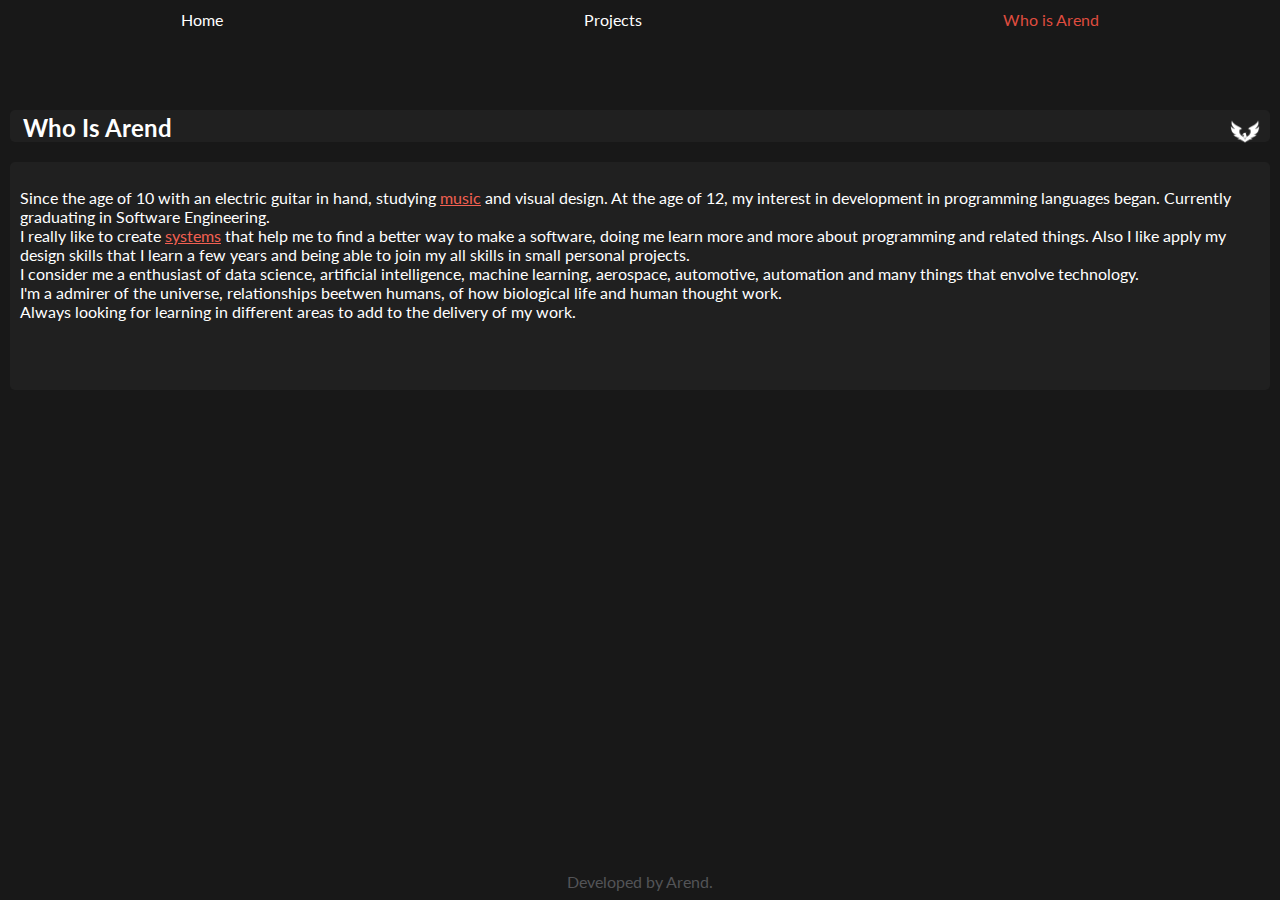
<file: pages/about/whoIsArend.html>
<!DOCTYPE html>
<html lang="en">
<head>
    <meta charset="UTF-8">
    <meta http-equiv="X-UA-Compatible" content="IE=edge">
    <meta name="viewport" content="width=device-width, initial-scale=1.0">

    <link rel="stylesheet" href="../../style/about-arend.css">

    <!-- Bootstrap -->
    <link href="https://cdn.jsdelivr.net/npm/bootstrap@5.1.3/dist/css/bootstrap.min.css" 
            rel="stylesheet" 
            integrity="sha384-1BmE4kWBq78iYhFldvKuhfTAU6auU8tT94WrHftjDbrCEXSU1oBoqyl2QvZ6jIW3" 
            crossorigin="anonymous">

    <title>Who is Arend?</title>
</head>

    
<body class="body">

<!--NAV-->

    <nav class="title">

        <div class="mobile-menu">

            <div class="line1"></div>
            <div class="line2"></div>
            <div class="line3"></div>

        </div>

        <ul class="nav-list">

            <li> <a href="../../index.html">Home</a> </li>

            <li> <a href="../projects/projects.html" >Projects</a> </li>

            <li> <a href="whoIsArend.html" style="color:#df4c3f;">Who is Arend</a> </li> 

        </ul>

    </nav>  


<!--TITLE-->

    <main class="mainEnvolv">

        <div class="titlePage">

            <h2>Who Is Arend

                <img src="../../img/eagle.png" alt="svgCardTitle" class="svgCardTitle" style="width: 30px;">

            </h2>

        </div>

        <div class="mainBg">

            <!--CONTAINER 1-->

            <span class="containerSpan">

                <p class="titleCardP">
                    
                    Since the age of 10 with an electric guitar in hand, studying <a href="../projects/music/projectsMusic.html" style="color: #F26052;">music</a> and visual design. At the age of 12, 
                    my interest in development in programming languages ​​began. Currently graduating in Software Engineering.
                
                </p>

                <p class="titleCardP">
                    
                    I really like to create <a href="../projects/systems/projectsSystems.html" style="color: #F26052;">systems</a> that help me to find a better way to make a software, 
                    doing me learn more and more about programming and related things. 
                    Also I like apply my design skills that I learn a few years and being able to join my all skills in small personal projects.

                </p>

                <p class="titleCardP">

                    I consider me a enthusiast of data science, artificial intelligence, machine learning, aerospace, automotive, automation and many things that envolve technology.

                </p>

                <p class="titleCardP">

                    I'm a admirer of the universe, relationships beetwen humans, of how biological life and human thought work.

                </p>

                <p class="titleCardP">

                    Always looking for learning in different areas to add to the delivery of my work.

                </p>

            </span>

            <!--CONTAINER 2-->

            <span class="containerSpan">

                

            </span>

        
        </div>

    </main>

    <br>

<!--FOOTER-->

    <footer class="Footer">
    
        <a href="https://www.linkedin.com/in/matheus-arend-78445b198/" class="signature">
            Developed by Arend.
        </a>

    </footer>

    
    <script src="../../script/mobile-navbar.js"></script>
    
    
</body>
</html>
</file>
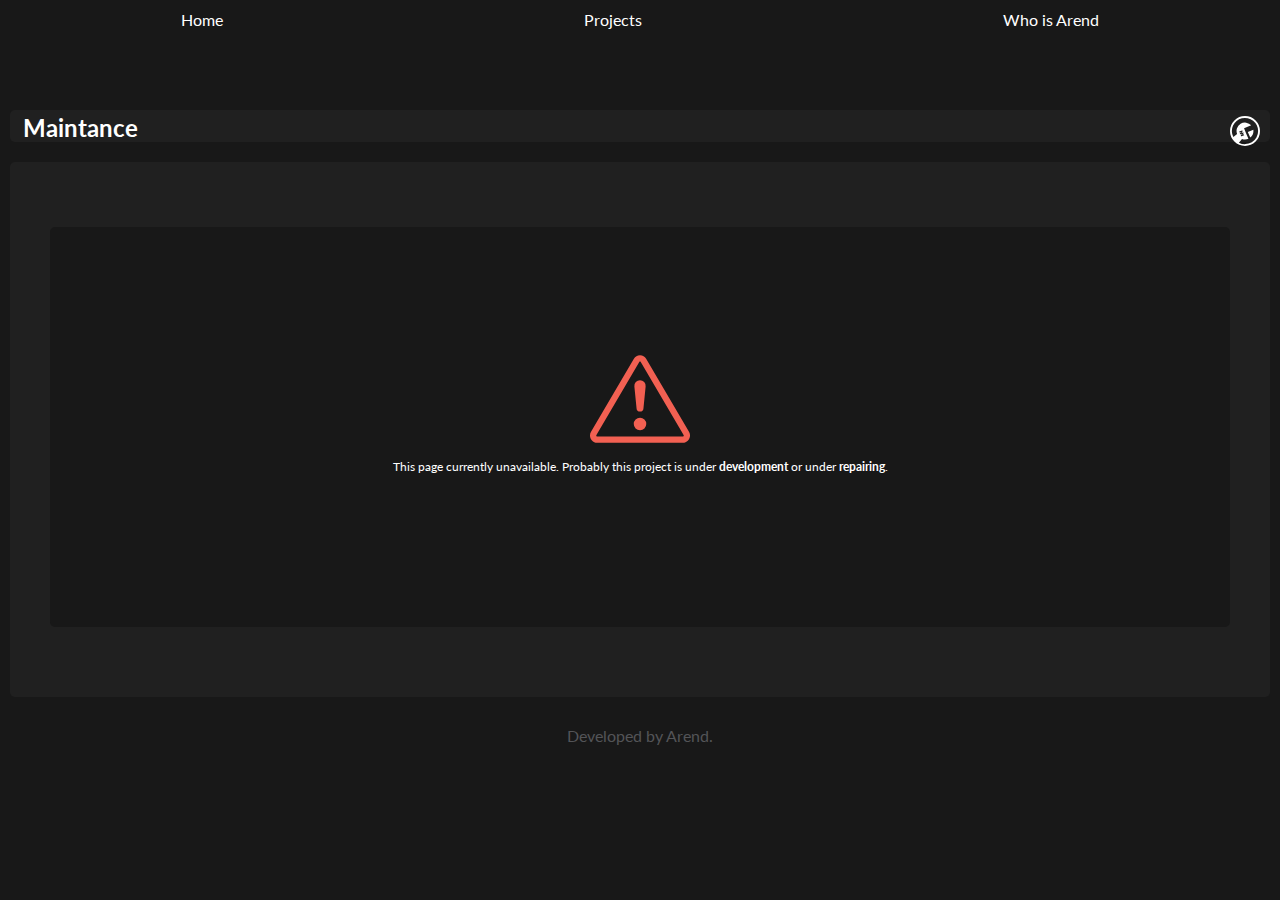
<file: pages/others/maintance.html>
<!DOCTYPE html>
<html lang="en">
<head>
    <meta charset="UTF-8">
    <meta http-equiv="X-UA-Compatible" content="IE=edge">
    <meta name="viewport" content="width=device-width, initial-scale=1.0">

    <link rel="stylesheet" href="../../style/maintance.css">

    <!-- Bootstrap -->
    <link href="https://cdn.jsdelivr.net/npm/bootstrap@5.1.3/dist/css/bootstrap.min.css" 
            rel="stylesheet" 
            integrity="sha384-1BmE4kWBq78iYhFldvKuhfTAU6auU8tT94WrHftjDbrCEXSU1oBoqyl2QvZ6jIW3" 
            crossorigin="anonymous">

    <title>Project - Data</title>
</head>

    
<body class="body">

<!--NAV-->

    <nav class="title">

        <div class="mobile-menu">

            <div class="line1"></div>
            <div class="line2"></div>
            <div class="line3"></div>

        </div>

        <ul class="nav-list">

            <li> <a href="../../index.html">Home</a> </li>

            <li> <a href="../projects/projects.html">Projects</a> </li>

            <li> <a href="../about/whoIsArend.html">Who is Arend</a> </li> 

        </ul>

    </nav> 

<!--TITLE-->

    <div class="mainEnvolv"> 

        <div class="titlePage">

            <h2>Maintance

                <svg xmlns="http://www.w3.org/2000/svg" class="svgCardTitle" viewBox="0 0 16 16">
                
                        <path d="M12.496 8a4.491 4.491 0 0 1-1.703 3.526L9.497 8.5l2.959-1.11c.027.2.04.403.04.61Z"/>
                        <path d="M16 8A8 8 0 1 1 0 8a8 8 0 0 1 16 0Zm-1 0a7 7 0 1 0-13.202 3.249l1.988-1.657a4.5 4.5 0 0 1 7.537-4.623L7.497 6.5l1 2.5 1.333 3.11c-.56.251-1.18.39-1.833.39a4.49 4.49 0 0 1-1.592-.29L4.747 14.2A7 7 0 0 0 15 8Zm-8.295.139a.25.25 0 0 0-.288-.376l-1.5.5.159.474.808-.27-.595.894a.25.25 0 0 0 .287.376l.808-.27-.595.894a.25.25 0 0 0 .287.376l1.5-.5-.159-.474-.808.27.596-.894a.25.25 0 0 0-.288-.376l-.808.27.596-.894Z"/>
                                
                </svg>

            </h2>

        </div>

<!--CARDS-->

    
        <div class="mainBg">

            <!--CONTAINER 1-->

            <span class="containerSpan">

                <!--CARD 1-->

                <div class="containerSpanCard">
                
                    <!--ICON-->
                    
                        <svg xmlns="http://www.w3.org/2000/svg" class="svgCard" viewBox="0 0 16 16">

                            <path d="M7.938 2.016A.13.13 0 0 1 8.002 2a.13.13 0 0 1 .063.016.146.146 0 0 1 .054.057l6.857 11.667c.036.06.035.124.002.183a.163.163 0 0 1-.054.06.116.116 0 0 1-.066.017H1.146a.115.115 0 0 1-.066-.017.163.163 0 0 1-.054-.06.176.176 0 0 1 .002-.183L7.884 2.073a.147.147 0 0 1 .054-.057zm1.044-.45a1.13 1.13 0 0 0-1.96 0L.165 13.233c-.457.778.091 1.767.98 1.767h13.713c.889 0 1.438-.99.98-1.767L8.982 1.566z"/>
                            <path d="M7.002 12a1 1 0 1 1 2 0 1 1 0 0 1-2 0zM7.1 5.995a.905.905 0 1 1 1.8 0l-.35 3.507a.552.552 0 0 1-1.1 0L7.1 5.995z"/>
                        
                        </svg>
                    
                    <!--DESCRIPTION-->
                                
                    <div class="descriptionCard">

                        <p>
                            This page currently unavailable. Probably this project is under <b>development</b> or under <b>repairing</b>.
                        </p>

                    </div>

                </div>

            </span>
            
        </div>

    </div>

    <br>

    <!-- --------------FOOTER------------- -->

    <div class="Footer">

        <a href="https://www.linkedin.com/in/matheus-arend-78445b198/" class="signature">
        Developed by Arend.
        </a>

    </div>

    <!-- --------------SCRIPT------------- -->

    <script src="../../script/mobile-navbar.js"></script>
   
    
</body>
</html>
</file>
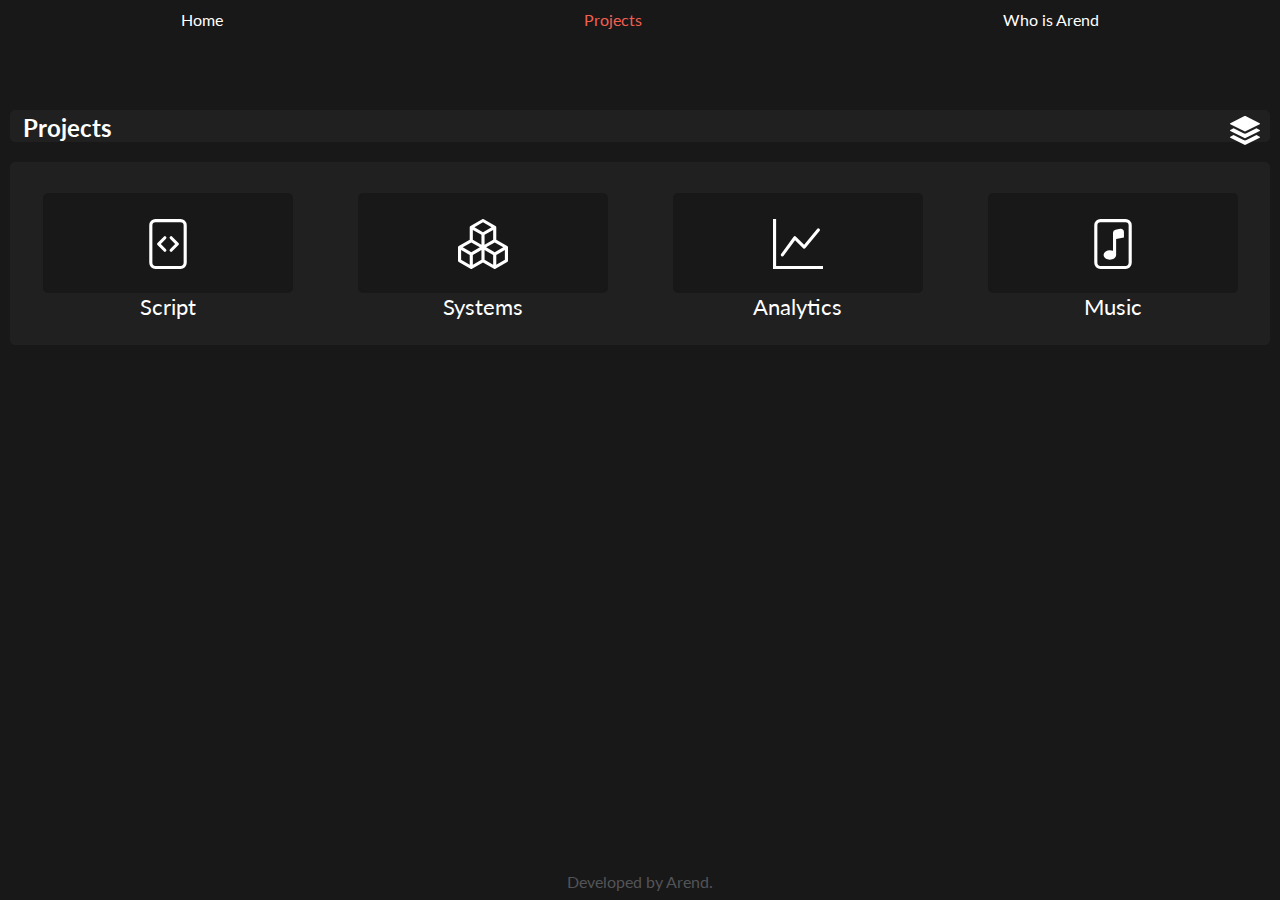
<file: pages/projects/projects.html>
<!DOCTYPE html>
<html lang="en">
<head>
    <meta charset="UTF-8">
    <meta http-equiv="X-UA-Compatible" content="IE=edge">
    <meta name="viewport" content="width=device-width, initial-scale=1.0">

    <link rel="stylesheet" href="../../style/small-icons.css">

    <!-- Bootstrap -->
    <link href="https://cdn.jsdelivr.net/npm/bootstrap@5.1.3/dist/css/bootstrap.min.css" 
            rel="stylesheet" 
            integrity="sha384-1BmE4kWBq78iYhFldvKuhfTAU6auU8tT94WrHftjDbrCEXSU1oBoqyl2QvZ6jIW3" 
            crossorigin="anonymous">

    <title>Cards</title>
</head>

    
<body class="body">

    <!--NAV-->

    <nav class="title">

        <div class="mobile-menu">

            <div class="line1"></div>
            <div class="line2"></div>
            <div class="line3"></div>

        </div>

        <ul class="nav-list">

            <li> <a href="../../index.html">Home</a> </li>

            <li> <a href="../projects/projects.html" style="color: #F26052;">Projects</a> </li>

            <li> <a href="../about/whoIsArend.html">Who is Arend</a> </li> 

        </ul>

    </nav>
    
    <!--GRID-->

    <main class="mainEnvolv">

        <div class="titlePage">

            <h2>Projects

                <svg xmlns="http://www.w3.org/2000/svg" class="svgCardTitle" viewBox="0 0 16 16">

                    <path d="m14.12 10.163 1.715.858c.22.11.22.424 0 .534L8.267 15.34a.598.598 0 0 1-.534 0L.165 11.555a.299.299 0 0 1 0-.534l1.716-.858 5.317 2.659c.505.252 1.1.252 1.604 0l5.317-2.66zM7.733.063a.598.598 0 0 1 .534 0l7.568 3.784a.3.3 0 0 1 0 .535L8.267 8.165a.598.598 0 0 1-.534 0L.165 4.382a.299.299 0 0 1 0-.535L7.733.063z"/>
                    <path d="m14.12 6.576 1.715.858c.22.11.22.424 0 .534l-7.568 3.784a.598.598 0 0 1-.534 0L.165 7.968a.299.299 0 0 1 0-.534l1.716-.858 5.317 2.659c.505.252 1.1.252 1.604 0l5.317-2.659z"/>
                    
                </svg>

            </h2>

        </div>

        <div class="mainBg">

            <span class="containerSpan">

                <!--CARD 1-->

                    <div class="containerSpanCard">
                    
                        <!--ICON-->
                        
                        <a href="scripts/projectsLanguage.html">

                            <div class="iconCard">
                            
                                <svg xmlns="http://www.w3.org/2000/svg" class="svgCard" viewBox="0 0 16 16">

                                    <path d="M6.646 5.646a.5.5 0 1 1 .708.708L5.707 8l1.647 1.646a.5.5 0 0 1-.708.708l-2-2a.5.5 0 0 1 0-.708l2-2zm2.708 0a.5.5 0 1 0-.708.708L10.293 8 8.646 9.646a.5.5 0 0 0 .708.708l2-2a.5.5 0 0 0 0-.708l-2-2z"/>
                                    <path d="M2 2a2 2 0 0 1 2-2h8a2 2 0 0 1 2 2v12a2 2 0 0 1-2 2H4a2 2 0 0 1-2-2V2zm10-1H4a1 1 0 0 0-1 1v12a1 1 0 0 0 1 1h8a1 1 0 0 0 1-1V2a1 1 0 0 0-1-1z"/>

                                </svg>

                            </div> 

                        </a>
                                
                        <!--TITLE - Script-->

                        <div class="titleCard">

                            <a class="ancorLink" href="scripts/projectsLanguage.html">

                                <p class="ancorLink" class="titleCardP">
                                Script
                                </p>
                            </a>

                        </div>
                    
                    </div>

                <!--CARD 2-->
                    
                    <div class="containerSpanCard">

                        <!--ICON-->

                        <a href="systems/projectsSystems.html">

                            <div class="iconCard">

                                <svg xmlns="http://www.w3.org/2000/svg" fill="currentColor" class="svgCard" viewBox="0 0 16 16">
                                    
                                    <path d="M7.752.066a.5.5 0 0 1 .496 0l3.75 2.143a.5.5 0 0 1 .252.434v3.995l3.498 2A.5.5 0 0 1 16 9.07v4.286a.5.5 0 0 1-.252.434l-3.75 2.143a.5.5 0 0 1-.496 0l-3.502-2-3.502 2.001a.5.5 0 0 1-.496 0l-3.75-2.143A.5.5 0 0 1 0 13.357V9.071a.5.5 0 0 1 .252-.434L3.75 6.638V2.643a.5.5 0 0 1 .252-.434L7.752.066ZM4.25 7.504 1.508 9.071l2.742 1.567 2.742-1.567L4.25 7.504ZM7.5 9.933l-2.75 1.571v3.134l2.75-1.571V9.933Zm1 3.134 2.75 1.571v-3.134L8.5 9.933v3.134Zm.508-3.996 2.742 1.567 2.742-1.567-2.742-1.567-2.742 1.567Zm2.242-2.433V3.504L8.5 5.076V8.21l2.75-1.572ZM7.5 8.21V5.076L4.75 3.504v3.134L7.5 8.21ZM5.258 2.643 8 4.21l2.742-1.567L8 1.076 5.258 2.643ZM15 9.933l-2.75 1.571v3.134L15 13.067V9.933ZM3.75 14.638v-3.134L1 9.933v3.134l2.75 1.571Z"/>
                                    
                                </svg>

                            </div>

                        </a>

                        <!--TITLE-->

                        <div class="titleCard">

                            <a class="ancorLink" href="systems/projectsSystems.html">
                                <p class="ancorLink" >
                                Systems
                                </p>
                            </a>

                        </div>
                    
                    </div>

                <!--CARD 3-->

                    <div class="containerSpanCard">
                    
                        <!--ICON-->
                        
                        <a href="data/projectsData.html">

                        
                            <div class="iconCard">    
                            
                                <svg xmlns="http://www.w3.org/2000/svg" fill="currentColor" class="svgCard" viewBox="0 0 16 16">
                                    <path fill-rule="evenodd" d="M0 0h1v15h15v1H0V0Zm14.817 3.113a.5.5 0 0 1 .07.704l-4.5 5.5a.5.5 0 0 1-.74.037L7.06 6.767l-3.656 5.027a.5.5 0 0 1-.808-.588l4-5.5a.5.5 0 0 1 .758-.06l2.609 2.61 4.15-5.073a.5.5 0 0 1 .704-.07Z"/>
                                </svg>

                            </div> 

                        </a>
                                
                        <!--TITLE-->

                        <div class="titleCard">

                            <a class="ancorLink" href="data/projectsData.html">
                                <p class="ancorLink">
                                Analytics
                                </p>
                            </a>

                        </div>

                    </div>

                <!--CARD 4-->
                    
                    <div class="containerSpanCard">

                        <!--ICON-->

                        <a href="music/projectsMusic.html">

                            <div class="iconCard">
                            
                                <svg xmlns="http://www.w3.org/2000/svg" fill="currentColor" class="svgCard" viewBox="0 0 16 16">
                    
                                    <path d="M10.304 3.13a1 1 0 0 1 1.196.98v1.8l-2.5.5v5.09c0 .495-.301.883-.662 1.123C7.974 12.866 7.499 13 7 13c-.5 0-.974-.134-1.338-.377-.36-.24-.662-.628-.662-1.123s.301-.883.662-1.123C6.026 10.134 6.501 10 7 10c.356 0 .7.068 1 .196V4.41a1 1 0 0 1 .804-.98l1.5-.3z"/>
                                    <path d="M4 0a2 2 0 0 0-2 2v12a2 2 0 0 0 2 2h8a2 2 0 0 0 2-2V2a2 2 0 0 0-2-2H4zm0 1h8a1 1 0 0 1 1 1v12a1 1 0 0 1-1 1H4a1 1 0 0 1-1-1V2a1 1 0 0 1 1-1z"/>
                                    
                                </svg>

                            </div>

                        </a>

                        <!--TITLE-->

                        <div class="titleCard">

                        <a class="ancorLink" href="music/projectsMusic.html">
                            <p class="ancorLink">
                            Music
                            </p>
                        </a>

                        </div>

                    </div>

                    

            </span>

        </div>

    </main>


<!-- --------------FOOTER------------- -->

    <div class="Footer">
    
        <a href="https://www.linkedin.com/in/matheus-arend-78445b198/" class="signature">
        Developed by Arend.
        </a>

    </div>

<!-- --------------SCRIPT------------- -->

    <script src="../../script/mobile-navbar.js"></script>
    
    
</body>
</html>
</file>
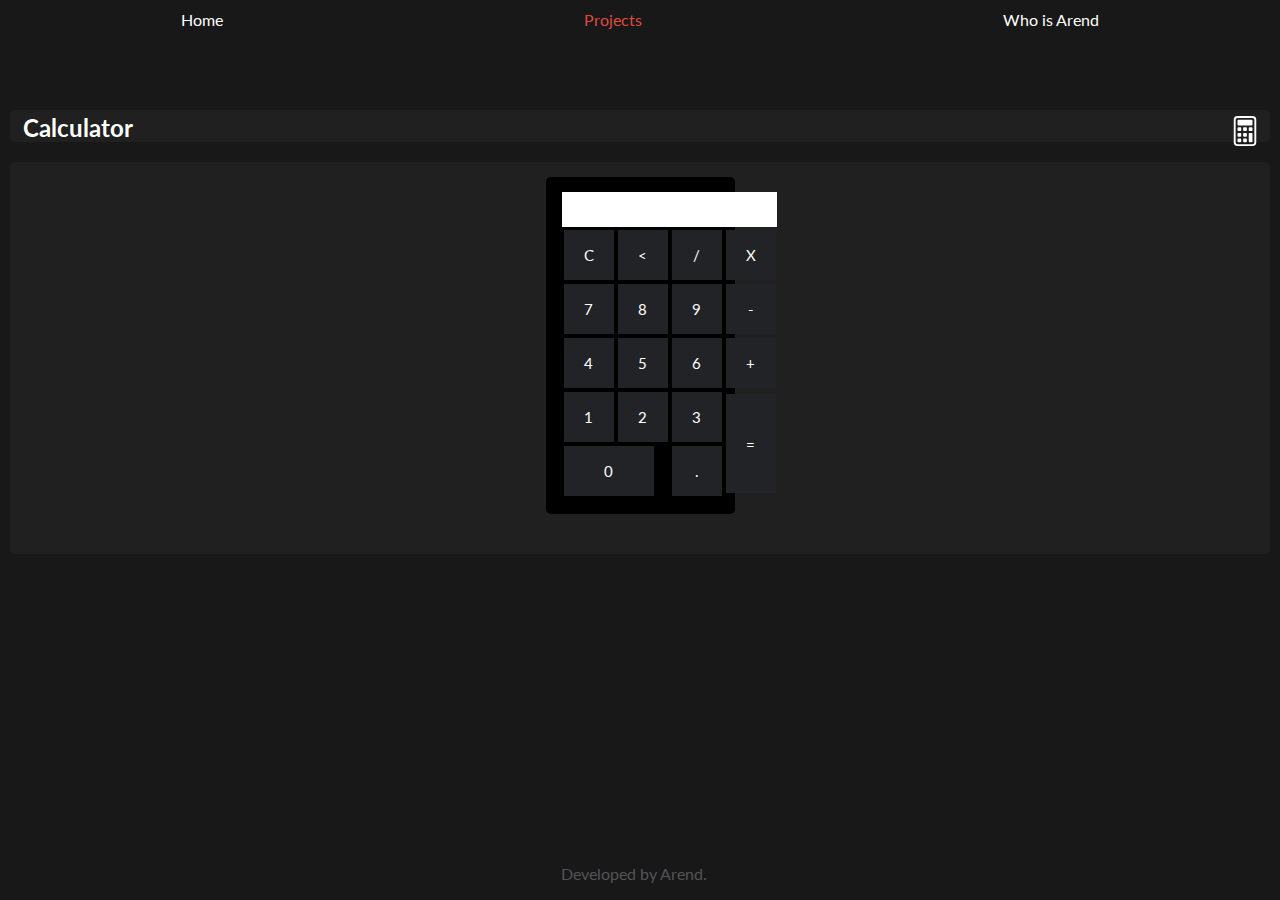
<file: projectsFiles/script/calculadora.html>
<!DOCTYPE html>
<html lang="en">
<head>
    <meta charset="UTF-8">
    <meta http-equiv="X-UA-Compatible" content="IE=edge">
    <meta name="viewport" content="width=device-width, initial-scale=1.0">

    <link rel="stylesheet" href="../../style/projectsFile.css">

    <link href="https://cdn.jsdelivr.net/npm/bootstrap@5.1.3/dist/css/bootstrap.min.css" 
            rel="stylesheet" 
            integrity="sha384-1BmE4kWBq78iYhFldvKuhfTAU6auU8tT94WrHftjDbrCEXSU1oBoqyl2QvZ6jIW3" 
            crossorigin="anonymous">

    <title>Calculadora</title>
</head>



<body class="body">

<!-- --------------NAV------------- -->

    <nav class="title">

        <div class="mobile-menu">

            <div class="line1"></div>
            <div class="line2"></div>
            <div class="line3"></div>

        </div>

        <ul class="nav-list">

            <li> <a href="../../index.html">Home</a> </li>

            <li> <a href="../../pages/projects/projects.html" style="color:#df4c3f;">Projects</a> </li>

            <li> <a href="../../pages/about/whoIsArend.html">Who is Arend</a> </li> 

        </ul>

    </nav>  



<!-- --------------GRID------------- -->

    <style>

            .calculadora {
        
                position: relative;
                display: grid;
        
                background-color: black;
                width: 15%;
        
                
                border-radius: 5px;
        
                padding: 15px;
            }
        
            .botao {
        
                background-color: #222326;
        
                color: white;
        
                border: none;
        
                margin: 1px; 
                width: 50px;
                height: 50px;
        
                font-size: 15px;
                cursor: pointer;
        
        
            }
        
            .botao:hover{
        
                background-color: white;
        
                color: #F26052;
        
                transition: 0.2s;
        
        
        
            }
        
            .resultado {
        
                width: 215px;
        
                height: 35px;
        
                vertical-align: center;
        
                background-color: white;
        
                font-size: 25px;
        
                color: black;
        
                text-align: right;
        
                
            }
        
    </style>

    <main class="mainEnvolv">
        
        <div class="titlePage">

            <h2>Calculator 

                <svg xmlns="http://www.w3.org/2000/svg" class="svgCardTitle" viewBox="0 0 16 16">

                    
                    <path d="M12 1a1 1 0 0 1 1 1v12a1 1 0 0 1-1 1H4a1 1 0 0 1-1-1V2a1 1 0 0 1 1-1h8zM4 0a2 2 0 0 0-2 2v12a2 2 0 0 0 2 2h8a2 2 0 0 0 2-2V2a2 2 0 0 0-2-2H4z"/>
                    <path d="M4 2.5a.5.5 0 0 1 .5-.5h7a.5.5 0 0 1 .5.5v2a.5.5 0 0 1-.5.5h-7a.5.5 0 0 1-.5-.5v-2zm0 4a.5.5 0 0 1 .5-.5h1a.5.5 0 0 1 .5.5v1a.5.5 0 0 1-.5.5h-1a.5.5 0 0 1-.5-.5v-1zm0 3a.5.5 0 0 1 .5-.5h1a.5.5 0 0 1 .5.5v1a.5.5 0 0 1-.5.5h-1a.5.5 0 0 1-.5-.5v-1zm0 3a.5.5 0 0 1 .5-.5h1a.5.5 0 0 1 .5.5v1a.5.5 0 0 1-.5.5h-1a.5.5 0 0 1-.5-.5v-1zm3-6a.5.5 0 0 1 .5-.5h1a.5.5 0 0 1 .5.5v1a.5.5 0 0 1-.5.5h-1a.5.5 0 0 1-.5-.5v-1zm0 3a.5.5 0 0 1 .5-.5h1a.5.5 0 0 1 .5.5v1a.5.5 0 0 1-.5.5h-1a.5.5 0 0 1-.5-.5v-1zm0 3a.5.5 0 0 1 .5-.5h1a.5.5 0 0 1 .5.5v1a.5.5 0 0 1-.5.5h-1a.5.5 0 0 1-.5-.5v-1zm3-6a.5.5 0 0 1 .5-.5h1a.5.5 0 0 1 .5.5v1a.5.5 0 0 1-.5.5h-1a.5.5 0 0 1-.5-.5v-1zm0 3a.5.5 0 0 1 .5-.5h1a.5.5 0 0 1 .5.5v4a.5.5 0 0 1-.5.5h-1a.5.5 0 0 1-.5-.5v-4z"/> 
                            
                </svg>

            </h2>

        </div>


        <div class="mainBg">

            <div class="containerSpan">

                <div class="calculadora">

                    <p id="resultado" class="resultado"> </p>


                    <table>
                        <tr>
                            <td> <button class="botao" onclick="clean()"> C </button> </td>
                            <td> <button class="botao" onclick="back()"> < </button> </td>
                            <td> <button class="botao" onclick="insert('/')"> / </button> </td>
                            <td> <button class="botao" onclick="insert('*')"> X </button> </td>
                        </tr>

                        
                        <tr>
                            <td> <button class="botao" onclick="insert('7')"> 7 </button> </td>
                            <td> <button class="botao" onclick="insert('8')"> 8 </button> </td>
                            <td> <button class="botao" onclick="insert('9')"> 9 </button> </td>
                            <td> <button class="botao" onclick="insert('-')"> - </button> </td>
                        </tr>


                        
                        <tr>
                            <td> <button class="botao" onclick="insert('4')"> 4 </button> </td>
                            <td> <button class="botao" onclick="insert('5')"> 5 </button> </td>
                            <td> <button class="botao" onclick="insert('6')"> 6 </button> </td>
                            <td> <button class="botao" onclick="insert('+')"> + </button> </td>
                        </tr>

                        
                        <tr>
                            <td> <button class="botao" onclick="insert('1')"> 1 </button> </td>
                            <td> <button class="botao" onclick="insert('2')"> 2 </button> </td>
                            <td> <button class="botao" onclick="insert('3')"> 3 </button> </td>
                            <td rowspan="2"> <button class="botao" style="height: 11vh;" onclick="calcular()"> = </button> </td>
                        </tr>

                        
                        <tr>
                            <td colspan="2"> <button class="botao" style="width: 10vh;" onclick="insert('0')"> 0 </button> </td>
                            <td> <button class="botao" onclick="insert('.')"> . </button> </td> 
                        </tr>
                    </table>

                    
                </div>
                
            </div>

        </div>

    </main>

<!-- --------------FOOTER------------- -->

    <style>

        .Footer {

            position: absolute;
            
            top: 95%;
            display: block;
            width: 99%;
            
        }

        .signature {

            position: absolute;

            color: #535457;
            
            display: block;
            top: 50%;
            left: 50%;
            transform: translate(-50%, -50%);

            outline: none;
            text-decoration: none;
        }

        .signature:hover {

            color: #e6e6e6;

            transition: 0.7s;
                
        }

    </style>

    <div class="Footer">

        <a href="https://www.linkedin.com/in/matheus-arend-78445b198/" class="signature">
        Developed by Arend.
        </a>

    </div>

<!-- --------------FOOTER------------- -->

    <script>

        function insert(num){

            var numero = document.getElementById('resultado').innerHTML;

            document.getElementById('resultado').innerHTML = numero + num;
        }

        function clean() {

            document.getElementById('resultado').innerHTML = ""
        }

        function back() {

            var resultado = document.getElementById('resultado').innerHTML;
            document.getElementById('resultado').innerHTML = resultado.substring(0, resultado.length -1);
        }

        function calcular() {

            var resultado = document.getElementById('resultado').innerHTML;

            if(resultado){

                document.getElementById('resultado').innerHTML  = eval(resultado);
            }
            else {

                document.getElementById('resultado').innerHTML = "Nada";
            }

        }
    </script>

    <script src="../../script/mobile-navbar.js"></script>
    
</body>
</html>
</file>
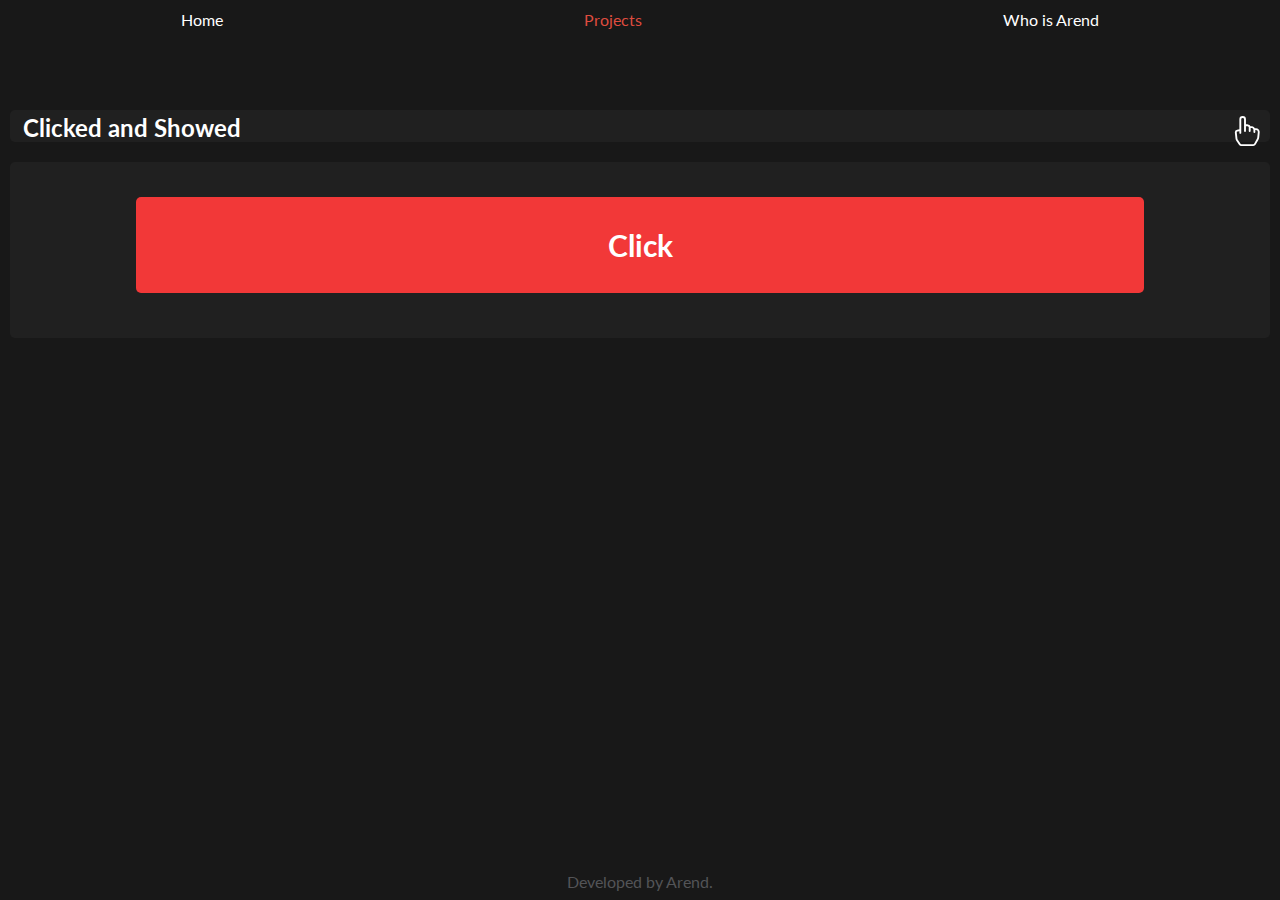
<file: projectsFiles/script/clicaAparece.html>
<!DOCTYPE html>
<html lang="en">
<head>
    <meta charset="UTF-8">
    <meta http-equiv="X-UA-Compatible" content="IE=edge">
    <meta name="viewport" content="width=device-width, initial-scale=1.0">

    <link rel="stylesheet" href="../../style/projectsFile.css">

    <link href="https://cdn.jsdelivr.net/npm/bootstrap@5.0.2/dist/css/bootstrap.min.css" 
            rel="stylesheet" 
            integrity="sha384-EVSTQN3/azprG1Anm3QDgpJLIm9Nao0Yz1ztcQTwFspd3yD65VohhpuuCOmLASjC" 
            crossorigin="anonymous">

    <title>Clicked and Showed</title>
</head>



<body class="body">

 <!-- --------------NAV------------- -->

    <nav class="title">

        <div class="mobile-menu">

            <div class="line1"></div>
            <div class="line2"></div>
            <div class="line3"></div>

        </div>

        <ul class="nav-list">

            <li> <a href="../../index.html">Home</a> </li>

            <li> <a href="../../pages/projects/projects.html" style="color:#df4c3f;">Projects</a> </li>

            <li> <a href="../../pages/about/whoIsArend.html">Who is Arend</a> </li> 

        </ul>

    </nav>  



<!-- --------------GRID------------- -->

    <style>
    
        .bold{
            
            cursor:default;
            color: #88B6F2;
        }
    
            .bold:hover{
    
        
                color: #448FF2;
                transition: 0.5s;
            }   
    
        .divButton{
    
            background-color: #202020;

            position: relative;
            display: grid;

            top: 20px;    

            width: 80%;
            height: auto;

            margin-bottom: 2%;

            border-radius: 5px;

    
        }
    
        button{
    
            background-color: #F23838;
            width: 100%;
    
            font-size: 30px;
    
            border-radius: 5px;
            outline: none;
            border: none;
            
            
            padding: 3%;
            color: #e6e6e6;
        }
    
            button:hover {
                background-color: #f03f3f;
                transition: 0.3s;
                
            }
        
        
    </style>

    <main class="mainEnvolv">

        <div class="titlePage">

            <h2 id="title">
                
                Clicked and Showed
                <svg xmlns="http://www.w3.org/2000/svg"fill="currentColor" class="svgCardTitle" viewBox="0 0 16 16">

                    <path d="M6.75 1a.75.75 0 0 1 .75.75V8a.5.5 0 0 0 1 0V5.467l.086-.004c.317-.012.637-.008.816.027.134.027.294.096.448.182.077.042.15.147.15.314V8a.5.5 0 1 0 1 0V6.435a4.9 4.9 0 0 1 .106-.01c.316-.024.584-.01.708.04.118.046.3.207.486.43.081.096.15.19.2.259V8.5a.5.5 0 0 0 1 0v-1h.342a1 1 0 0 1 .995 1.1l-.271 2.715a2.5 2.5 0 0 1-.317.991l-1.395 2.442a.5.5 0 0 1-.434.252H6.035a.5.5 0 0 1-.416-.223l-1.433-2.15a1.5 1.5 0 0 1-.243-.666l-.345-3.105a.5.5 0 0 1 .399-.546L5 8.11V9a.5.5 0 0 0 1 0V1.75A.75.75 0 0 1 6.75 1zM8.5 4.466V1.75a1.75 1.75 0 1 0-3.5 0v5.34l-1.2.24a1.5 1.5 0 0 0-1.196 1.636l.345 3.106a2.5 2.5 0 0 0 .405 1.11l1.433 2.15A1.5 1.5 0 0 0 6.035 16h6.385a1.5 1.5 0 0 0 1.302-.756l1.395-2.441a3.5 3.5 0 0 0 .444-1.389l.271-2.715a2 2 0 0 0-1.99-2.199h-.581a5.114 5.114 0 0 0-.195-.248c-.191-.229-.51-.568-.88-.716-.364-.146-.846-.132-1.158-.108l-.132.012a1.26 1.26 0 0 0-.56-.642 2.632 2.632 0 0 0-.738-.288c-.31-.062-.739-.058-1.05-.046l-.048.002zm2.094 2.025z"/>                          
                
                </svg>
            
            </h2>

        </div>

        <div class="mainBg">

            <div class="containerSpan">

                <div class="divButton" id="divButton">

                    <span class="containerSpan">

                        <button style="position: center;" id="btn"><b>Click</b></button>

                    </span>

                </div>

            </div>

        </div>    
    
        <div class="divTitle2" >
            
            <h1 id="title2">

                <center>
                
                <b class="bold">Showed</b>

                </center>
            
            </h1>

        </div>

    </main>

<!-- --------------FOOTER------------- -->
    
    <br>

    <div class="Footer">
    
        <a href="https://www.linkedin.com/in/matheus-arend-78445b198/" class="signature">
        Developed by Arend.
        </a>

    </div>
    
<!-- --------------FOOTER------------- -->

    <script>

        var button = document.getElementById('btn');    

        title2.style.display = "none";


        btn.addEventListener('click', function(){

            var title = document.getElementById('title');

            var title = document.getElementById('title2');


  
            /*BUTTON*/
                if(title2.style.display === "none") {
                    
                    btn.style.color = "#88B6F2"
                }    
                else {

                    btn.style.color = "white"

                }


            /*TITLE 1*/
                if(title.style.display === "none") {

                    title.style.display = "block"
                }    
                else {

                    title.style.display = "none"


                }

            
            /*TITLE 2*/
                if(title2.style.display === "none") {

                    title2.style.display = "none"
                }    
                else {

                    title2.style.display = "block"


                }

        })

    </script>

    <script src="../../script/mobile-navbar.js"></script>

</body>



</html>
</file>
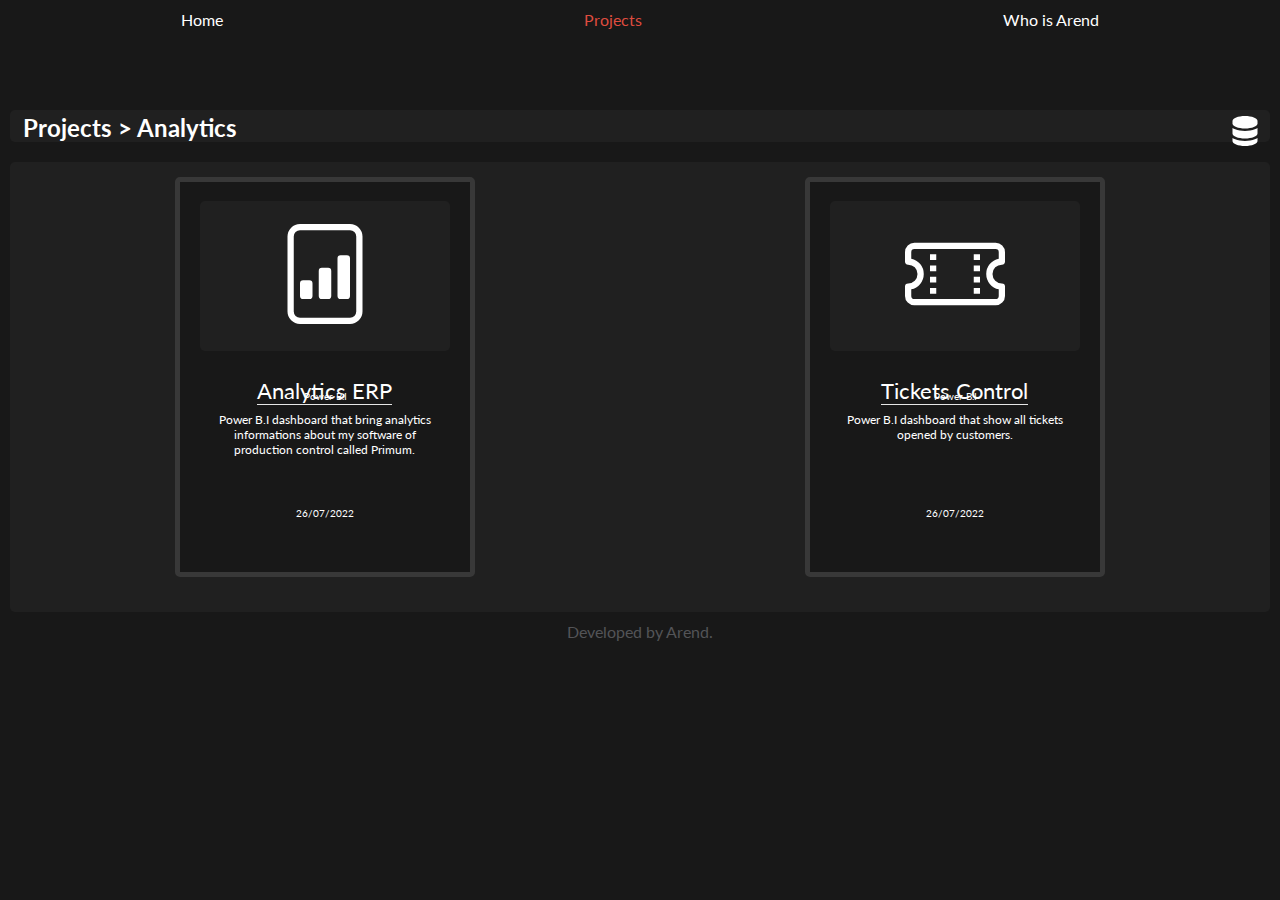
<file: pages/projects/data/projectsData.html>
<!DOCTYPE html>
<html lang="en">
<head>
    <meta charset="UTF-8">
    <meta http-equiv="X-UA-Compatible" content="IE=edge">
    <meta name="viewport" content="width=device-width, initial-scale=1.0">

    <link rel="stylesheet" href="../../../style/cards-screen.css">

    <!-- Bootstrap -->
    <link href="https://cdn.jsdelivr.net/npm/bootstrap@5.1.3/dist/css/bootstrap.min.css" 
            rel="stylesheet" 
            integrity="sha384-1BmE4kWBq78iYhFldvKuhfTAU6auU8tT94WrHftjDbrCEXSU1oBoqyl2QvZ6jIW3" 
            crossorigin="anonymous">

    <title>Project - Analytics</title>
</head>

    
<body class="body">

    <!--NAV-->

        <nav class="title">

            <div class="mobile-menu">

                <div class="line1"></div>
                <div class="line2"></div>
                <div class="line3"></div>

            </div>

            <ul class="nav-list">

                <li> <a href="../../../index.html">Home</a> </li>

                <li> <a href="../../projects/projects.html" style="color:#df4c3f;">Projects</a> </li>

                <li> <a href="../../about/whoIsArend.html">Who is Arend</a> </li> 

            </ul>

        </nav> 

    <!--TITLE-->

    <div class="mainEnvolv">

        <div class="titlePage">

            <h2>Projects > Analytics

                <svg xmlns="http://www.w3.org/2000/svg" class="svgCardTitle" viewBox="0 0 16 16">

                    <path d="M1.333 2.667C1.333 1.194 4.318 0 8 0s6.667 1.194 6.667 2.667V4c0 1.473-2.985 2.667-6.667 2.667S1.333 5.473 1.333 4V2.667z"/>
                    <path d="M1.333 6.334v3C1.333 10.805 4.318 12 8 12s6.667-1.194 6.667-2.667V6.334a6.51 6.51 0 0 1-1.458.79C11.81 7.684 9.967 8 8 8c-1.966 0-3.809-.317-5.208-.876a6.508 6.508 0 0 1-1.458-.79z"/>
                    <path d="M14.667 11.668a6.51 6.51 0 0 1-1.458.789c-1.4.56-3.242.876-5.21.876-1.966 0-3.809-.316-5.208-.876a6.51 6.51 0 0 1-1.458-.79v1.666C1.333 14.806 4.318 16 8 16s6.667-1.194 6.667-2.667v-1.665z"/>
                                        
                </svg>

            </h2>

        </div>

    <!--CARDS-->

        <div class="mainBg">

            <!--CONTAINER 1-->

            <span class="containerSpan">

                <!--CARD 1-->

                    <a class="ancorLink" href="../../others/maintance.html">
                            
                        <div class="containerSpanCard">
                        
                            <!--ICON-->
                            
                            <div class="iconCard">
                            
                                <svg xmlns="http://www.w3.org/2000/svg" class="svgCard" viewBox="0 0 16 16">

                                    <path d="M4.5 12a.5.5 0 0 1-.5-.5v-2a.5.5 0 0 1 .5-.5h1a.5.5 0 0 1 .5.5v2a.5.5 0 0 1-.5.5h-1zm3 0a.5.5 0 0 1-.5-.5v-4a.5.5 0 0 1 .5-.5h1a.5.5 0 0 1 .5.5v4a.5.5 0 0 1-.5.5h-1zm3 0a.5.5 0 0 1-.5-.5v-6a.5.5 0 0 1 .5-.5h1a.5.5 0 0 1 .5.5v6a.5.5 0 0 1-.5.5h-1z"/>
                                    <path d="M4 0a2 2 0 0 0-2 2v12a2 2 0 0 0 2 2h8a2 2 0 0 0 2-2V2a2 2 0 0 0-2-2H4zm0 1h8a1 1 0 0 1 1 1v12a1 1 0 0 1-1 1H4a1 1 0 0 1-1-1V2a1 1 0 0 1 1-1z"/>
                                
                                </svg>

                            </div> 
                                    
                            <!--TITLE-->

                            <div class="titleCard">

                                <p class="titleCardP">
                                Analytics ERP
                                </p>

                            </div>

                            <!--LANGUAGE-->

                            <div class="languageCard">

                                <p>
                                    Power B.I
                                </p>

                            </div>

                            <!--DESCRIPTION-->
                                        
                            <div class="descriptionCard">

                                <p>
                                    Power B.I dashboard that bring analytics informations about my software of production control called Primum.
                                </p>

                            </div>

                            <!--LAST CHANGE-->
                                            
                            <div class="lastChangeCard">

                                <p>
                                    26/07/2022
                                </p>

                            </div>

                        

                        </div>

                    </a>

                <!--CARD 2-->
                    
                    <a class="ancorLink" href="../../others/maintance.html">

                        <div class="containerSpanCard">

                            <!--ICON-->

                            <div class="iconCard">

                                <svg xmlns="http://www.w3.org/2000/svg" fill="currentColor" class="svgCard" viewBox="0 0 16 16">
                                    <path d="M4 4.85v.9h1v-.9H4Zm7 0v.9h1v-.9h-1Zm-7 1.8v.9h1v-.9H4Zm7 0v.9h1v-.9h-1Zm-7 1.8v.9h1v-.9H4Zm7 0v.9h1v-.9h-1Zm-7 1.8v.9h1v-.9H4Zm7 0v.9h1v-.9h-1Z"/>
                                    <path d="M1.5 3A1.5 1.5 0 0 0 0 4.5V6a.5.5 0 0 0 .5.5 1.5 1.5 0 1 1 0 3 .5.5 0 0 0-.5.5v1.5A1.5 1.5 0 0 0 1.5 13h13a1.5 1.5 0 0 0 1.5-1.5V10a.5.5 0 0 0-.5-.5 1.5 1.5 0 0 1 0-3A.5.5 0 0 0 16 6V4.5A1.5 1.5 0 0 0 14.5 3h-13ZM1 4.5a.5.5 0 0 1 .5-.5h13a.5.5 0 0 1 .5.5v1.05a2.5 2.5 0 0 0 0 4.9v1.05a.5.5 0 0 1-.5.5h-13a.5.5 0 0 1-.5-.5v-1.05a2.5 2.5 0 0 0 0-4.9V4.5Z"/>
                                </svg>

                            </div>

                            <!--TITLE-->

                            <div class="titleCard">

                                <p class="titleCardP">
                                    Tickets Control
                                </p>

                            </div>

                            <!--LANGUAGE-->

                            <div class="languageCard">

                                <p>
                                    Power B.I
                                </p>

                            </div>
                            
                            <!--DESCRIPTION-->

                            <div class="descriptionCard">

                                <p>
                                    Power B.I dashboard that show all tickets opened by customers.
                                </p>

                            </div>

                            <!--LAST CHANGE-->
                                            
                            <div class="lastChangeCard">

                                <p>
                                    26/07/2022
                                </p>

                            </div>

                        </div>

                    </a>

            </span>
            
        </div>

    </div>

    <!-- --------------FOOTER------------- -->

        <div class="Footer">

            <a href="https://www.linkedin.com/in/matheus-arend-78445b198/" class="signature">
            Developed by Arend.
            </a>

        </div>

    <!-- --------------SCRIPT------------- -->

    <script src="../../../script/mobile-navbar.js"></script>
    
</body>
</html>
</file>
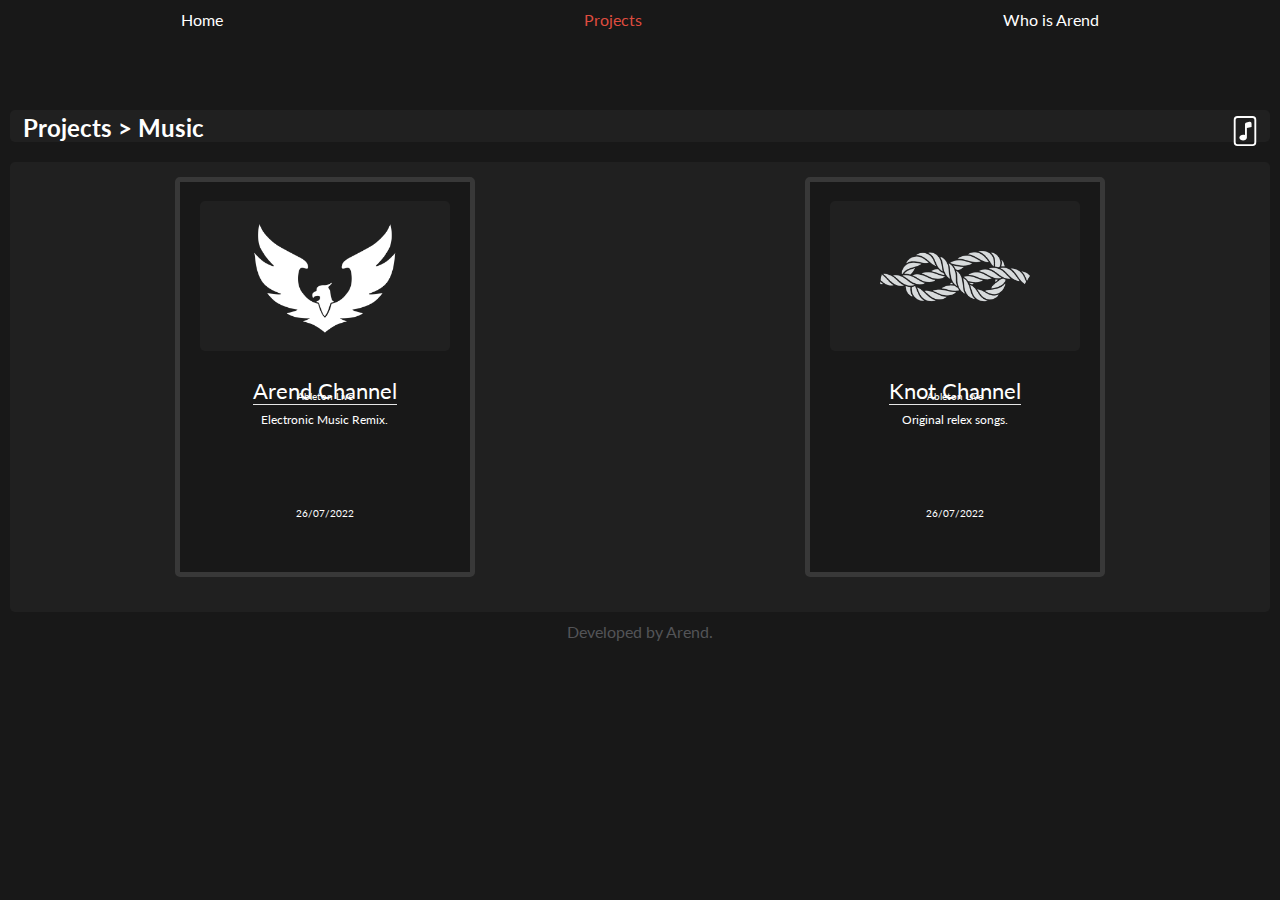
<file: pages/projects/music/projectsMusic.html>
<!DOCTYPE html>
<html lang="en">
<head>
    <meta charset="UTF-8">
    <meta http-equiv="X-UA-Compatible" content="IE=edge">
    <meta name="viewport" content="width=device-width, initial-scale=1.0">

    <link rel="stylesheet" href="../../../style/cards-screen.css">

    <!-- Bootstrap -->
    <link href="https://cdn.jsdelivr.net/npm/bootstrap@5.1.3/dist/css/bootstrap.min.css" 
            rel="stylesheet" 
            integrity="sha384-1BmE4kWBq78iYhFldvKuhfTAU6auU8tT94WrHftjDbrCEXSU1oBoqyl2QvZ6jIW3" 
            crossorigin="anonymous">

    <title>Project - Data</title>
</head>

    
<body class="body">

<!---NAV--->

    <nav class="title">

        <div class="mobile-menu">

            <div class="line1"></div>
            <div class="line2"></div>
            <div class="line3"></div>

        </div>

        <ul class="nav-list">

            <li> <a href="../../../index.html">Home</a> </li>

            <li> <a href="../../projects/projects.html" style="color:#df4c3f;">Projects</a> </li>

            <li> <a href="../../about/whoIsArend.html">Who is Arend</a> </li> 

        </ul>

    </nav>

    <!---TITLE--->
    
        <div class="mainEnvolv">

            <div class="titlePage">

                <h2>Projects > Music

                    <svg xmlns="http://www.w3.org/2000/svg" class="svgCardTitle" viewBox="0 0 16 16">

                        <path d="M10.304 3.13a1 1 0 0 1 1.196.98v1.8l-2.5.5v5.09c0 .495-.301.883-.662 1.123C7.974 12.866 7.499 13 7 13c-.5 0-.974-.134-1.338-.377-.36-.24-.662-.628-.662-1.123s.301-.883.662-1.123C6.026 10.134 6.501 10 7 10c.356 0 .7.068 1 .196V4.41a1 1 0 0 1 .804-.98l1.5-.3z"/>
                                <path d="M4 0a2 2 0 0 0-2 2v12a2 2 0 0 0 2 2h8a2 2 0 0 0 2-2V2a2 2 0 0 0-2-2H4zm0 1h8a1 1 0 0 1 1 1v12a1 1 0 0 1-1 1H4a1 1 0 0 1-1-1V2a1 1 0 0 1 1-1z"/>
                                            
                    </svg>

                </h2>

            </div>

    <!---CARDS--->

            <div class="mainBg">

                <!--CONTAINER 1-->

                <span class="containerSpan">

                    <!--CARD 1-->

                        <a class="ancorLink" href="https://www.youtube.com/channel/UCoCfH0JPG2oR46JGc3aPplQ" target="_blank">
                        
                            <div class="containerSpanCard">
                            
                                <!--ICON-->
                            
                                    <div class="iconCard">

                                        <img src="../../../img/eagle.png" alt="svgCardTitle" style="width: 150px;">

                                    </div> 

                                <!--TITLE-->

                                <div class="titleCard">

                                        <p class="titleCardP">
                                        Arend Channel
                                        </p>

                                </div>

                                <!--LANGUAGE-->

                                <div class="languageCard">

                                    <p>
                                        Ableton Live
                                    </p>

                                </div>


                                <!--DESCRIPTION-->
                                            
                                <div class="descriptionCard">

                                    <p>
                                    Electronic Music Remix.
                                    </p>

                                </div>

                                <!--LAST CHANGE-->
                                                
                                <div class="lastChangeCard">

                                    <p>
                                        26/07/2022
                                    </p>

                                </div>

                            </div>

                        </a>

                    <!--CARD 2-->

                        <a class="ancorLink" href="https://www.youtube.com/channel/UC_MA9W0D-Vhkg3lpeNnM9Gg" target="_blank">

                            <div class="containerSpanCard">

                                <!--ICON-->

                                <div class="iconCard">

                                    <img src="../../../img/knotLogo.png" alt="svgCardTitle" style="width: 150px;">

                                </div>

                                <!--TITLE-->

                                <div class="titleCard">

                                    <p class="titleCardP">
                                    Knot Channel
                                    </p>

                                </div>

                                <!--LANGUAGE-->

                                <div class="languageCard">

                                    <p>
                                        Ableton Live
                                    </p>

                                </div>
                                
                                <!--DESCRIPTION-->

                                <div class="descriptionCard">

                                    <p>
                                    Original relex songs.
                                    </p>

                                </div>

                                <!--LAST CHANGE-->
                                                
                                <div class="lastChangeCard">

                                    <p>
                                        26/07/2022
                                    </p>

                                </div>

                            </div>
                        
                        </a>

                </span>
                
            </div>

        </div>

    <!-- --------------FOOTER------------- -->

    <div class="Footer">

        <a href="https://www.linkedin.com/in/matheus-arend-78445b198/" class="signature">
            Developed by Arend.
        </a>

    </div>

    <!-- --------------SCRIPT------------- -->

    <script src="../../../script/mobile-navbar.js"></script>
    
</body>
</html>
</file>
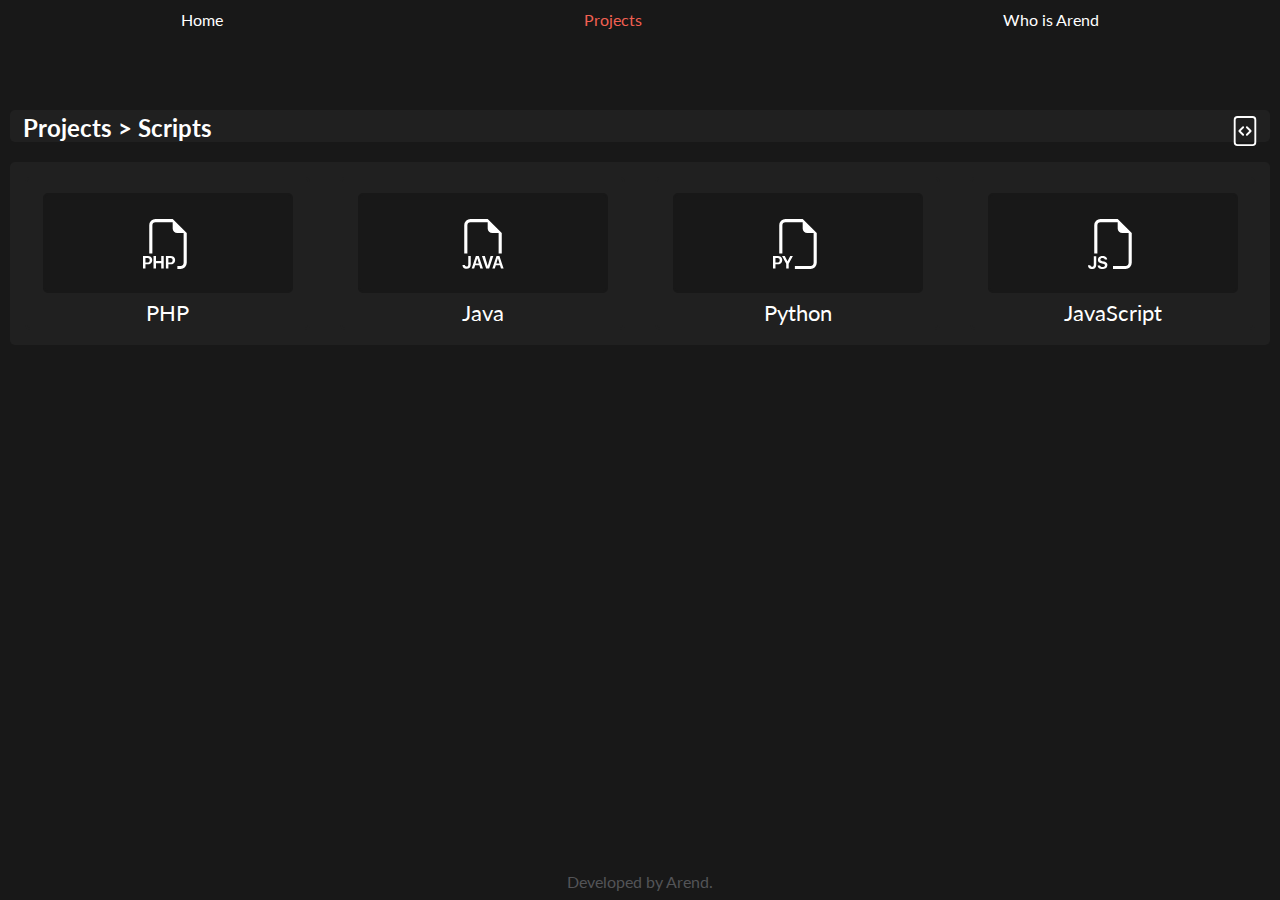
<file: pages/projects/scripts/projectsLanguage.html>
<!DOCTYPE html>
<html lang="en">
<head>
    <meta charset="UTF-8">
    <meta http-equiv="X-UA-Compatible" content="IE=edge">
    <meta name="viewport" content="width=device-width, initial-scale=1.0">

    <link rel="stylesheet" href="../../../style/small-icons.css">

    <!-- Bootstrap -->
    <link href="https://cdn.jsdelivr.net/npm/bootstrap@5.1.3/dist/css/bootstrap.min.css" 
            rel="stylesheet" 
            integrity="sha384-1BmE4kWBq78iYhFldvKuhfTAU6auU8tT94WrHftjDbrCEXSU1oBoqyl2QvZ6jIW3" 
            crossorigin="anonymous">

    <title>Projects - Scripts</title>
</head>

    
<body class="body">

    <!--NAV-->

    <nav class="title">

        <div class="mobile-menu">

            <div class="line1"></div>
            <div class="line2"></div>
            <div class="line3"></div>

        </div>

        <ul class="nav-list">

            <li> <a href="../../../index.html">Home</a> </li>

            <li> <a href="../../projects/projects.html" style="color: #F26052;">Projects</a> </li>

            <li> <a href="../../about/whoIsArend.html">Who is Arend</a> </li> 

        </ul>

    </nav>


    <!--GRID-->

    <main class="mainEnvolv">

        <div class="titlePage">

            <h2>Projects > Scripts

                <svg xmlns="http://www.w3.org/2000/svg" class="svgCardTitle" viewBox="0 0 16 16">

                    <path d="M6.646 5.646a.5.5 0 1 1 .708.708L5.707 8l1.647 1.646a.5.5 0 0 1-.708.708l-2-2a.5.5 0 0 1 0-.708l2-2zm2.708 0a.5.5 0 1 0-.708.708L10.293 8 8.646 9.646a.5.5 0 0 0 .708.708l2-2a.5.5 0 0 0 0-.708l-2-2z"/>
                    <path d="M2 2a2 2 0 0 1 2-2h8a2 2 0 0 1 2 2v12a2 2 0 0 1-2 2H4a2 2 0 0 1-2-2V2zm10-1H4a1 1 0 0 0-1 1v12a1 1 0 0 0 1 1h8a1 1 0 0 0 1-1V2a1 1 0 0 0-1-1z"/>

                </svg>

            </h2>

        </div>


        <div class="mainBg">

            <!--CONTAINER 1-->

            <span class="containerSpan">

                <!--CARD 1-->

                    <div class="containerSpanCard">
                    
                        <!--ICON-->
                        
                        <a href="php/projectsPHP.html">

                            <div class="iconCard">
                            
                                <svg xmlns="http://www.w3.org/2000/svg" fill="currentColor" class="svgCard" viewBox="0 0 16 16">
                                
                                    <path fill-rule="evenodd" d="M14 4.5V14a2 2 0 0 1-2 2h-1v-1h1a1 1 0 0 0 1-1V4.5h-2A1.5 1.5 0 0 1 9.5 3V1H4a1 1 0 0 0-1 1v9H2V2a2 2 0 0 1 2-2h5.5L14 4.5ZM1.6 11.85H0v3.999h.791v-1.342h.803c.287 0 .531-.057.732-.173.203-.117.358-.275.463-.474a1.42 1.42 0 0 0 .161-.677c0-.25-.053-.476-.158-.677a1.176 1.176 0 0 0-.46-.477c-.2-.12-.443-.179-.732-.179Zm.545 1.333a.795.795 0 0 1-.085.38.574.574 0 0 1-.238.241.794.794 0 0 1-.375.082H.788V12.48h.66c.218 0 .389.06.512.181.123.122.185.295.185.522Zm4.48 2.666V11.85h-.79v1.626H4.153V11.85h-.79v3.999h.79v-1.714h1.682v1.714h.79Zm.703-3.999h1.6c.288 0 .533.06.732.179.2.117.354.276.46.477.105.201.158.427.158.677 0 .25-.054.476-.161.677-.106.199-.26.357-.463.474a1.452 1.452 0 0 1-.733.173H8.12v1.342h-.791V11.85Zm2.06 1.714a.795.795 0 0 0 .084-.381c0-.227-.061-.4-.184-.521-.123-.122-.294-.182-.513-.182h-.66v1.406h.66a.794.794 0 0 0 .375-.082.574.574 0 0 0 .237-.24Z"/>
                                
                                </svg>

                            </div> 

                        </a>
                                
                        <!--TITLE - Script-->

                        <div class="titleCard">

                            <a class="ancorLink" href="scripts/projectsScripts.html">

                                <p class="titleCardP">
                                PHP
                                </p>
                            </a>

                        </div>
                    
                    </div>

                <!--CARD 2-->
                    
                    <div class="containerSpanCard">

                        <!--ICON-->

                        <a href="java/projectsJava.html">

                            <div class="iconCard">

                                <svg xmlns="http://www.w3.org/2000/svg" fill="currentColor" class="svgCard" viewBox="0 0 16 16">
                                    
                                    <path fill-rule="evenodd" d="M14 4.5V11h-1V4.5h-2A1.5 1.5 0 0 1 9.5 3V1H4a1 1 0 0 0-1 1v9H2V2a2 2 0 0 1 2-2h5.5L14 4.5ZM1.521 15.175a1.321 1.321 0 0 1-.082-.466h.765a.577.577 0 0 0 .073.27.499.499 0 0 0 .454.246c.19 0 .33-.055.422-.164.092-.11.138-.265.138-.466V11.85h.79v2.725c0 .44-.118.774-.357 1.005-.236.23-.564.345-.984.345a1.59 1.59 0 0 1-.568-.094 1.144 1.144 0 0 1-.408-.266 1.139 1.139 0 0 1-.243-.39Zm3.972-.354-.314 1.028h-.8l1.342-3.999h.926l1.336 3.999h-.84l-.314-1.028H5.493Zm1.178-.59-.49-1.616h-.035l-.49 1.617h1.015Zm2.342 1.618h.952l1.327-3.999h-.878l-.888 3.138h-.038L8.59 11.85h-.917l1.34 3.999Zm3.087-1.028-.314 1.028h-.8l1.342-3.999h.926l1.336 3.999h-.84l-.314-1.028H12.1Zm1.178-.59-.49-1.616h-.035l-.49 1.617h1.015Z"/>
                                
                                </svg>

                            </div>

                        </a>

                        <!--TITLE-->

                        <div class="titleCard">

                        <a class="ancorLink" href="systems/projectsSystems.html">
                            <p class="titleCardP">
                            Java
                            </p>
                        </a>

                        </div>
                    
                    </div>

                <!--CARD 3-->

                    <div class="containerSpanCard">
                    
                        <!--ICON-->
                        
                        <a href="python/projectsPython.html">

                        
                            <div class="iconCard">    
                            
                                <svg xmlns="http://www.w3.org/2000/svg" fill="currentColor" class="svgCard" viewBox="0 0 16 16">
                                    
                                    <path fill-rule="evenodd" d="M14 4.5V14a2 2 0 0 1-2 2H7v-1h5a1 1 0 0 0 1-1V4.5h-2A1.5 1.5 0 0 1 9.5 3V1H4a1 1 0 0 0-1 1v9H2V2a2 2 0 0 1 2-2h5.5L14 4.5ZM0 11.85h1.6c.289 0 .533.06.732.179.201.117.355.276.46.477.105.201.158.427.158.677 0 .25-.054.476-.16.677-.106.199-.26.357-.464.474a1.452 1.452 0 0 1-.732.173H.79v1.342H0V11.85Zm2.06 1.714a.795.795 0 0 0 .085-.381c0-.227-.062-.4-.185-.521-.123-.122-.294-.182-.513-.182H.788v1.406h.66a.794.794 0 0 0 .374-.082.574.574 0 0 0 .238-.24Zm2.963.75v1.535H4.23v-1.52L2.89 11.85h.876l.853 1.696h.032l.856-1.696h.855l-1.339 2.464Z"/>
                                
                                </svg>

                            </div> 

                        </a>
                                
                        <!--TITLE-->

                        <div class="titleCard">

                        <a class="ancorLink" href="data/projectsData.html">
                            <p class="titleCardP">
                            Python
                            </p>
                        </a>

                        </div>

                    </div>

                <!--CARD 4-->
                    
                    <div class="containerSpanCard">

                        <!--ICON-->

                        <a href="javaScript/projectsJS.html">

                            <div class="iconCard">

                                <svg xmlns="http://www.w3.org/2000/svg" fill="currentColor" class="svgCard" viewBox="0 0 16 16">
                                
                                    <path fill-rule="evenodd" d="M14 4.5V14a2 2 0 0 1-2 2H8v-1h4a1 1 0 0 0 1-1V4.5h-2A1.5 1.5 0 0 1 9.5 3V1H4a1 1 0 0 0-1 1v9H2V2a2 2 0 0 1 2-2h5.5L14 4.5ZM3.186 15.29a1.176 1.176 0 0 1-.111-.449h.765a.578.578 0 0 0 .255.384c.07.049.153.087.249.114.095.028.202.041.319.041.164 0 .302-.023.413-.07a.559.559 0 0 0 .255-.193.507.507 0 0 0 .085-.29.387.387 0 0 0-.153-.326c-.101-.08-.255-.144-.462-.193l-.619-.143a1.72 1.72 0 0 1-.539-.214 1.001 1.001 0 0 1-.351-.367 1.068 1.068 0 0 1-.123-.524c0-.244.063-.457.19-.639.127-.181.303-.322.528-.422.224-.1.483-.149.776-.149.305 0 .564.05.78.152.216.102.383.239.5.41.12.17.186.359.2.566h-.75a.56.56 0 0 0-.12-.258.624.624 0 0 0-.247-.181.923.923 0 0 0-.369-.068c-.217 0-.388.05-.513.152a.472.472 0 0 0-.184.384c0 .121.048.22.143.3a.97.97 0 0 0 .405.175l.62.143c.218.05.406.12.566.211.16.09.285.21.375.358.09.148.135.335.135.56 0 .247-.063.466-.188.656a1.216 1.216 0 0 1-.539.439c-.234.105-.52.158-.858.158-.254 0-.476-.03-.665-.09a1.404 1.404 0 0 1-.478-.252 1.13 1.13 0 0 1-.29-.375Zm-3.104-.033A1.32 1.32 0 0 1 0 14.791h.765a.576.576 0 0 0 .073.27.499.499 0 0 0 .454.246c.19 0 .33-.055.422-.164.092-.11.138-.265.138-.466v-2.745h.79v2.725c0 .44-.119.774-.357 1.005-.236.23-.564.345-.984.345a1.59 1.59 0 0 1-.569-.094 1.145 1.145 0 0 1-.407-.266 1.14 1.14 0 0 1-.243-.39Z"/>
                                
                                </svg>

                            </div>

                        </a>

                        <!--TITLE-->

                        <div class="titleCard">

                        <a class="ancorLink" href="music/projectsMusic.html">
                            <p class="titleCardP">
                            JavaScript
                            </p>
                        </a>

                        </div>

                    </div>

            </span>

            <!--CONTAINER 2-->
        
        </div>

    </main>

    <br>

<!-- --------------FOOTER------------- -->

    <footer class="Footer">
    
        <a href="https://www.linkedin.com/in/matheus-arend-78445b198/" class="signature">
        Developed by Arend.
        </a>

    </footer>

<!-- --------------FOOTER------------- -->
    
    <script src="../../../script/mobile-navbar.js"></script>
    
</body>
</html>
</file>
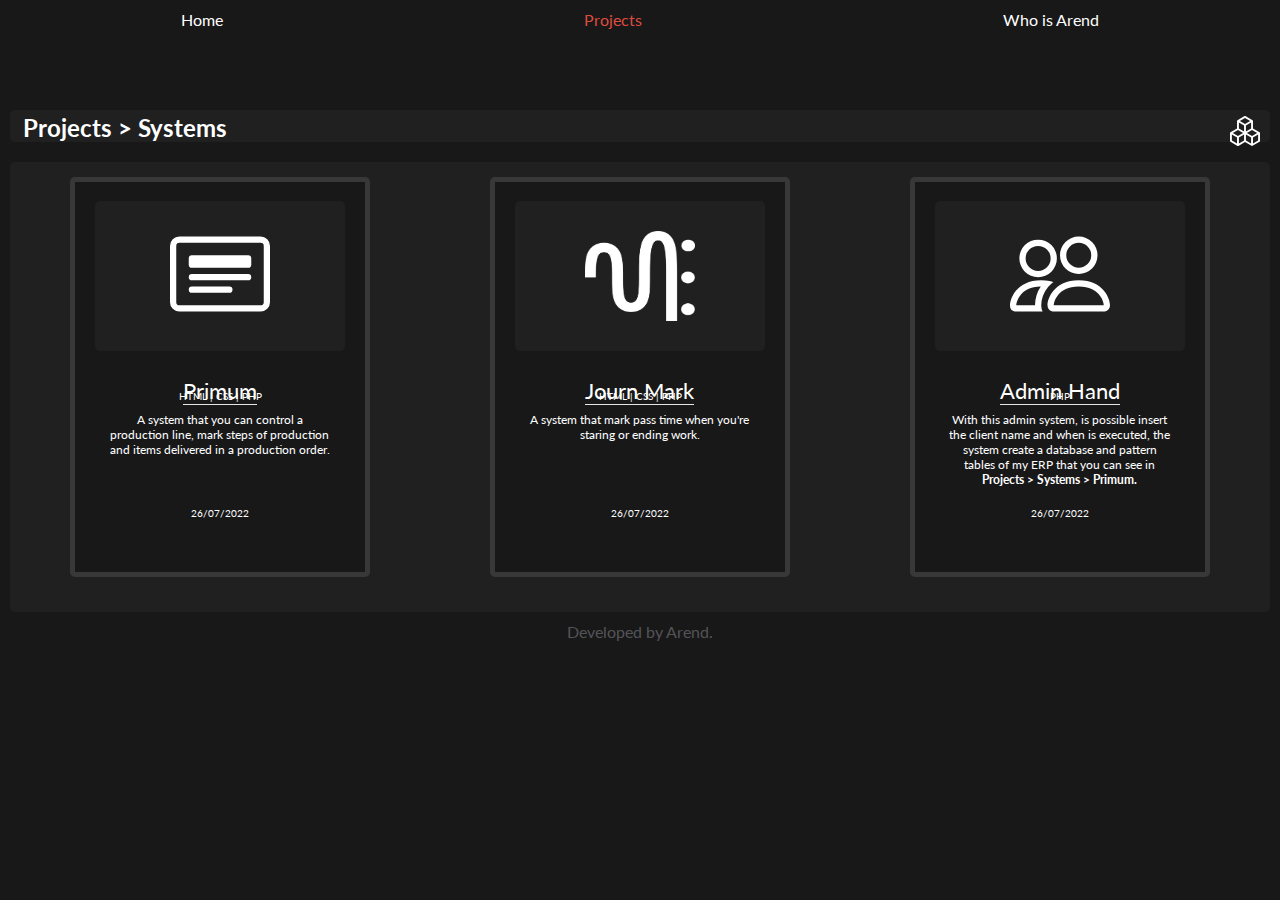
<file: pages/projects/systems/projectsSystems.html>
<!DOCTYPE html>
<html lang="en">
<head>
    <meta charset="UTF-8">
    <meta http-equiv="X-UA-Compatible" content="IE=edge">
    <meta name="viewport" content="width=device-width, initial-scale=1.0">

    <link rel="stylesheet" href="../../../style/cards-screen.css">

    <!-- Bootstrap -->
    <link href="https://cdn.jsdelivr.net/npm/bootstrap@5.1.3/dist/css/bootstrap.min.css" 
            rel="stylesheet" 
            integrity="sha384-1BmE4kWBq78iYhFldvKuhfTAU6auU8tT94WrHftjDbrCEXSU1oBoqyl2QvZ6jIW3" 
            crossorigin="anonymous">

    <title>Project - Systems</title>
</head>

    
<body class="body">

    <!--NAV-->

        <nav class="title">

            <div class="mobile-menu">

                <div class="line1"></div>
                <div class="line2"></div>
                <div class="line3"></div>

            </div>

            <ul class="nav-list">

                <li> <a href="../../..//index.html">Home</a> </li>

                <li> <a href="../../projects/projects.html" style="color:#df4c3f;">Projects</a> </li>

                <li> <a href="../../about/whoIsArend.html">Who is Arend</a> </li> 

            </ul>

        </nav>

    <!--GRID-->

    <div class="mainEnvolv">

        <div class="titlePage">

            <h2>Projects > Systems

                <svg xmlns="http://www.w3.org/2000/svg" class="svgCardTitle" viewBox="0 0 16 16">

                    
                    <path d="M7.752.066a.5.5 0 0 1 .496 0l3.75 2.143a.5.5 0 0 1 .252.434v3.995l3.498 2A.5.5 0 0 1 16 9.07v4.286a.5.5 0 0 1-.252.434l-3.75 2.143a.5.5 0 0 1-.496 0l-3.502-2-3.502 2.001a.5.5 0 0 1-.496 0l-3.75-2.143A.5.5 0 0 1 0 13.357V9.071a.5.5 0 0 1 .252-.434L3.75 6.638V2.643a.5.5 0 0 1 .252-.434L7.752.066ZM4.25 7.504 1.508 9.071l2.742 1.567 2.742-1.567L4.25 7.504ZM7.5 9.933l-2.75 1.571v3.134l2.75-1.571V9.933Zm1 3.134 2.75 1.571v-3.134L8.5 9.933v3.134Zm.508-3.996 2.742 1.567 2.742-1.567-2.742-1.567-2.742 1.567Zm2.242-2.433V3.504L8.5 5.076V8.21l2.75-1.572ZM7.5 8.21V5.076L4.75 3.504v3.134L7.5 8.21ZM5.258 2.643 8 4.21l2.742-1.567L8 1.076 5.258 2.643ZM15 9.933l-2.75 1.571v3.134L15 13.067V9.933ZM3.75 14.638v-3.134L1 9.933v3.134l2.75 1.571Z"/>
                                
                </svg>

            </h2>

        </div>

        <div class="mainBg">

            <!--CONTAINER 1-->

            <span class="containerSpan">

                <!--CARD 1-->

                    <a class="ancorLink" href="https://www.youtube.com/watch?v=43dWNV8Vn48" target="_blank">

                        <div class="containerSpanCard">
                        
                            <!--ICON-->
                            
                            <div class="iconCard">
                            
                                <svg xmlns="http://www.w3.org/2000/svg" class="svgCard" viewBox="0 0 16 16">

                                    <path d="M14.5 3a.5.5 0 0 1 .5.5v9a.5.5 0 0 1-.5.5h-13a.5.5 0 0 1-.5-.5v-9a.5.5 0 0 1 .5-.5h13zm-13-1A1.5 1.5 0 0 0 0 3.5v9A1.5 1.5 0 0 0 1.5 14h13a1.5 1.5 0 0 0 1.5-1.5v-9A1.5 1.5 0 0 0 14.5 2h-13z"/>
                                    <path d="M3 8.5a.5.5 0 0 1 .5-.5h9a.5.5 0 0 1 0 1h-9a.5.5 0 0 1-.5-.5zm0 2a.5.5 0 0 1 .5-.5h6a.5.5 0 0 1 0 1h-6a.5.5 0 0 1-.5-.5zm0-5a.5.5 0 0 1 .5-.5h9a.5.5 0 0 1 .5.5v1a.5.5 0 0 1-.5.5h-9a.5.5 0 0 1-.5-.5v-1z"/>
                                
                                </svg>

                            </div> 
                                    
                            <!--TITLE-->

                            <div class="titleCard">

                                <p class="titleCardP">
                                    Primum
                                </p>

                            </div>

                            <!--LANGUAGE-->

                            <div class="languageCard">

                                <p>
                                    HTML | CSS | PHP 
                                </p>

                            </div>

                            <!--DESCRIPTION-->
                                        
                            <div class="descriptionCard">

                                <p>
                                    A system that you can control a production line, mark steps of production and items delivered in a production order.
                                </p>

                            </div>

                            <!--LAST CHANGE-->
                                            
                            <div class="lastChangeCard">

                                <p>
                                    26/07/2022
                                </p>

                            </div>

                        

                        </div>

                    </a>

                <!--CARD 2-->
                    
                    <a class="ancorLink" href="../../others/maintance.html">
                            
                        <div class="containerSpanCard">

                            <!--ICON-->

                            <div class="iconCard">

                                <img src="../../../img/JournMark.png" alt="JournMarkLogo" style="width: 110px; height: 90px; margin-top: 30px;">

                            </div>

                            <!--TITLE-->

                            <div class="titleCard">

                                <p class="titleCardP">
                                    Journ Mark
                                </p>

                            </div>

                            <!--LANGUAGE-->

                            <div class="languageCard">

                                <p>
                                    HTML | CSS | PHP 
                                </p>

                            </div>
                            
                            <!--DESCRIPTION-->

                            <div class="descriptionCard">

                                <p>
                                    A system that mark pass time when you're staring or ending work.
                                </p>

                            </div>

                            <!--LAST CHANGE-->
                                            
                            <div class="lastChangeCard">

                                <p>
                                    26/07/2022
                                </p>

                            </div>

                        </div>

                    </a>

                <!--CARD 3-->
                    
                    <a class="ancorLink" href="https://youtu.be/whj4WVByPQM" target="_blank">

                        <div class="containerSpanCard">
                        
                            <!--ICON-->
                            
                            <div class="iconCard">

                                <svg xmlns="http://www.w3.org/2000/svg" class="svgCard" viewBox="0 0 16 16">
                                    <path d="M15 14s1 0 1-1-1-4-5-4-5 3-5 4 1 1 1 1h8zm-7.978-1A.261.261 0 0 1 7 12.996c.001-.264.167-1.03.76-1.72C8.312 10.629 9.282 10 11 10c1.717 0 2.687.63 3.24 1.276.593.69.758 1.457.76 1.72l-.008.002a.274.274 0 0 1-.014.002H7.022zM11 7a2 2 0 1 0 0-4 2 2 0 0 0 0 4zm3-2a3 3 0 1 1-6 0 3 3 0 0 1 6 0zM6.936 9.28a5.88 5.88 0 0 0-1.23-.247A7.35 7.35 0 0 0 5 9c-4 0-5 3-5 4 0 .667.333 1 1 1h4.216A2.238 2.238 0 0 1 5 13c0-1.01.377-2.042 1.09-2.904.243-.294.526-.569.846-.816zM4.92 10A5.493 5.493 0 0 0 4 13H1c0-.26.164-1.03.76-1.724.545-.636 1.492-1.256 3.16-1.275zM1.5 5.5a3 3 0 1 1 6 0 3 3 0 0 1-6 0zm3-2a2 2 0 1 0 0 4 2 2 0 0 0 0-4z"/>
                                </svg>

                            </div> 
                                    
                            <!--TITLE-->

                            <div class="titleCard">

                                <p class="titleCardP">
                                    Admin Hand
                                </p>

                            </div>

                            <!--LANGUAGE-->

                            <div class="languageCard">

                                <p>
                                    PHP
                                </p>

                            </div>

                            <!--DESCRIPTION-->
                                        
                            <div class="descriptionCard">

                                <p>
                                    With this admin system, is possible insert the client name and when is executed, the system create a database and pattern tables of my ERP that you can see in <b> Projects > Systems > Primum.</b>
                                </p>

                            </div>

                            <!--LAST CHANGE-->
                                        
                            <div class="lastChangeCard">

                                <p>
                                    26/07/2022
                                </p>

                            </div>


                        </div>

                    </a>

            </span>
            
        </div>

    </div>


    <!-- --------------FOOTER------------- -->

    <div class="Footer">

        <a href="https://www.linkedin.com/in/matheus-arend-78445b198/" class="signature">
        Developed by Arend.
        </a>

    </div>

    <!-- --------------SCRIPT------------- -->

    <script src="../../../script/mobile-navbar.js"></script>
    
</body>
</html>
</file>
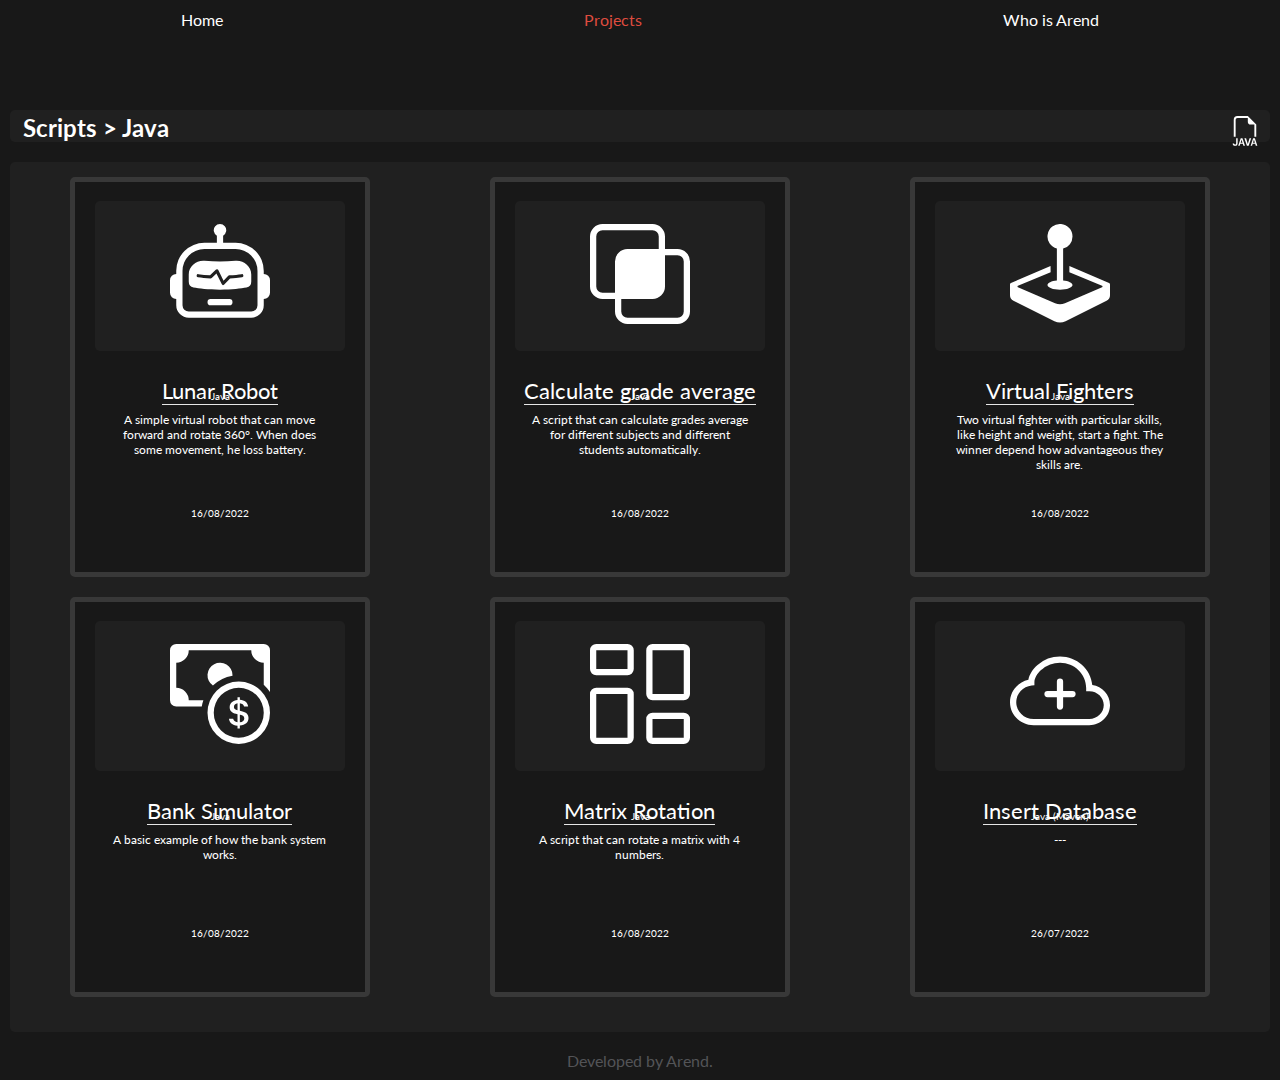
<file: pages/projects/scripts/java/projectsJava.html>
<!DOCTYPE html>
<html lang="en">
<head>
    <meta charset="UTF-8">
    <meta http-equiv="X-UA-Compatible" content="IE=edge">
    <meta name="viewport" content="width=device-width, initial-scale=1.0">

    <link rel="stylesheet" href="../../../../style/cards-screen.css">

    <!-- Bootstrap -->
    <link href="https://cdn.jsdelivr.net/npm/bootstrap@5.1.3/dist/css/bootstrap.min.css" 
            rel="stylesheet" 
            integrity="sha384-1BmE4kWBq78iYhFldvKuhfTAU6auU8tT94WrHftjDbrCEXSU1oBoqyl2QvZ6jIW3" 
            crossorigin="anonymous">

    <title>Project - Java</title>
</head>

    
<body class="body">

    <!--NAV-->

    <nav class="title">

        <div class="mobile-menu">

            <div class="line1"></div>
            <div class="line2"></div>
            <div class="line3"></div>

        </div>

        <ul class="nav-list">

            <li> <a href="../../../../index.html">Home</a> </li>

            <li> <a href="../../../projects/projects.html" style="color:#df4c3f;">Projects</a> </li>

            <li> <a href="../../../about/whoIsArend.html">Who is Arend</a> </li> 

        </ul>

    </nav>

    <!--TITLE-->

    <div class="mainEnvolv">

        <div class="titlePage">

            <h2>Scripts > Java

                <svg xmlns="http://www.w3.org/2000/svg" class="svgCardTitle" viewBox="0 0 16 16">
                                    
                    <path fill-rule="evenodd" d="M14 4.5V11h-1V4.5h-2A1.5 1.5 0 0 1 9.5 3V1H4a1 1 0 0 0-1 1v9H2V2a2 2 0 0 1 2-2h5.5L14 4.5ZM1.521 15.175a1.321 1.321 0 0 1-.082-.466h.765a.577.577 0 0 0 .073.27.499.499 0 0 0 .454.246c.19 0 .33-.055.422-.164.092-.11.138-.265.138-.466V11.85h.79v2.725c0 .44-.118.774-.357 1.005-.236.23-.564.345-.984.345a1.59 1.59 0 0 1-.568-.094 1.144 1.144 0 0 1-.408-.266 1.139 1.139 0 0 1-.243-.39Zm3.972-.354-.314 1.028h-.8l1.342-3.999h.926l1.336 3.999h-.84l-.314-1.028H5.493Zm1.178-.59-.49-1.616h-.035l-.49 1.617h1.015Zm2.342 1.618h.952l1.327-3.999h-.878l-.888 3.138h-.038L8.59 11.85h-.917l1.34 3.999Zm3.087-1.028-.314 1.028h-.8l1.342-3.999h.926l1.336 3.999h-.84l-.314-1.028H12.1Zm1.178-.59-.49-1.616h-.035l-.49 1.617h1.015Z"/>
                                
                </svg>

            </h2>

        </div>

    <!--CARDS-->

        <div class="mainBg">

            <!--CONTAINER 1-->

            <span class="containerSpan">

                <!--CARD 1-->

                    <a class="ancorLink" href="https://www.youtube.com/watch?v=psGAzcODWe4" target="_blank">

                        <div class="containerSpanCard">
                        
                            <!--ICON-->
                            
                            <div class="iconCard">

                                <svg xmlns="http://www.w3.org/2000/svg" fill="currentColor" class="svgCard" viewBox="0 0 16 16">
                                    <path d="M6 12.5a.5.5 0 0 1 .5-.5h3a.5.5 0 0 1 0 1h-3a.5.5 0 0 1-.5-.5ZM3 8.062C3 6.76 4.235 5.765 5.53 5.886a26.58 26.58 0 0 0 4.94 0C11.765 5.765 13 6.76 13 8.062v1.157a.933.933 0 0 1-.765.935c-.845.147-2.34.346-4.235.346-1.895 0-3.39-.2-4.235-.346A.933.933 0 0 1 3 9.219V8.062Zm4.542-.827a.25.25 0 0 0-.217.068l-.92.9a24.767 24.767 0 0 1-1.871-.183.25.25 0 0 0-.068.495c.55.076 1.232.149 2.02.193a.25.25 0 0 0 .189-.071l.754-.736.847 1.71a.25.25 0 0 0 .404.062l.932-.97a25.286 25.286 0 0 0 1.922-.188.25.25 0 0 0-.068-.495c-.538.074-1.207.145-1.98.189a.25.25 0 0 0-.166.076l-.754.785-.842-1.7a.25.25 0 0 0-.182-.135Z"/>
                                    <path d="M8.5 1.866a1 1 0 1 0-1 0V3h-2A4.5 4.5 0 0 0 1 7.5V8a1 1 0 0 0-1 1v2a1 1 0 0 0 1 1v1a2 2 0 0 0 2 2h10a2 2 0 0 0 2-2v-1a1 1 0 0 0 1-1V9a1 1 0 0 0-1-1v-.5A4.5 4.5 0 0 0 10.5 3h-2V1.866ZM14 7.5V13a1 1 0 0 1-1 1H3a1 1 0 0 1-1-1V7.5A3.5 3.5 0 0 1 5.5 4h5A3.5 3.5 0 0 1 14 7.5Z"/>
                                </svg>

                            </div> 
                                    
                            <!--TITLE-->

                            <div class="titleCard">

                                <p class="titleCardP">
                                    Lunar Robot
                                </p>

                            </div>

                            <!--LANGUAGE-->

                            <div class="languageCard">

                                <p>
                                    Java
                                </p>

                            </div>

                            <!--DESCRIPTION-->
                                        
                            <div class="descriptionCard">

                                <p>
                                    A simple virtual robot that can move forward and rotate 360°. When does some movement, he loss battery.
                                </p>

                            </div>

                            <!--LAST CHANGE-->
                                        
                            <div class="lastChangeCard">

                                <p>
                                    16/08/2022
                                </p>

                            </div>


                        </div>

                    </a>

                <!--CARD 2-->
                    
                    <a class="ancorLink" href="https://www.youtube.com/watch?v=ZDxMNx6ZJjA" target="_blank">

                        <div class="containerSpanCard">

                            <!--ICON-->

                            <div class="iconCard">

                                <svg xmlns="http://www.w3.org/2000/svg" fill="currentColor" class="svgCard" viewBox="0 0 16 16">
                                    <path d="M0 2a2 2 0 0 1 2-2h8a2 2 0 0 1 2 2v2h2a2 2 0 0 1 2 2v8a2 2 0 0 1-2 2H6a2 2 0 0 1-2-2v-2H2a2 2 0 0 1-2-2V2zm5 10v2a1 1 0 0 0 1 1h8a1 1 0 0 0 1-1V6a1 1 0 0 0-1-1h-2v5a2 2 0 0 1-2 2H5zm6-8V2a1 1 0 0 0-1-1H2a1 1 0 0 0-1 1v8a1 1 0 0 0 1 1h2V6a2 2 0 0 1 2-2h5z"/>
                                </svg>

                            </div>

                            <!--TITLE-->

                            <div class="titleCard">

                                <p class="titleCardP">
                                Calculate grade average
                                </p>

                            </div>

                            <!--LANGUAGE-->

                            <div class="languageCard">

                                <p>
                                    Java
                                </p>

                            </div>
                            
                            <!--DESCRIPTION-->

                            <div class="descriptionCard">

                                <p>
                                    A script that can calculate grades average for different subjects and different students automatically.
                                </p>

                            </div>

                            <!--LAST CHANGE-->
                                        
                            <div class="lastChangeCard">

                                <p>
                                    16/08/2022
                                </p>

                            </div>

                        </div>

                    </a>

                <!--CARD 3-->

                    <a class="ancorLink" href="https://www.youtube.com/watch?v=Wcidcf48ORM" target="_blank">

                        <div class="containerSpanCard">

                            <!--ICON-->

                            <div class="iconCard">

                                <svg xmlns="http://www.w3.org/2000/svg" fill="currentColor" class="svgCard" viewBox="0 0 16 16">
                                    <path d="M10 2a2 2 0 0 1-1.5 1.937v5.087c.863.083 1.5.377 1.5.726 0 .414-.895.75-2 .75s-2-.336-2-.75c0-.35.637-.643 1.5-.726V3.937A2 2 0 1 1 10 2z"/>
                                    <path d="M0 9.665v1.717a1 1 0 0 0 .553.894l6.553 3.277a2 2 0 0 0 1.788 0l6.553-3.277a1 1 0 0 0 .553-.894V9.665c0-.1-.06-.19-.152-.23L9.5 6.715v.993l5.227 2.178a.125.125 0 0 1 .001.23l-5.94 2.546a2 2 0 0 1-1.576 0l-5.94-2.546a.125.125 0 0 1 .001-.23L6.5 7.708l-.013-.988L.152 9.435a.25.25 0 0 0-.152.23z"/>
                                </svg>

                            </div>

                            <!--TITLE-->

                            <div class="titleCard">

                                <p class="titleCardP">
                                Virtual Fighters
                                </p>

                            </div>

                            <!--LANGUAGE-->

                            <div class="languageCard">

                                <p>
                                    Java
                                </p>

                            </div>
                            
                            <!--DESCRIPTION-->

                            <div class="descriptionCard">

                                <p>
                                    Two virtual fighter with particular skills, like height and weight, start a fight. The winner depend how advantageous they skills are.
                                </p>

                            </div>

                            <!--LAST CHANGE-->
                                        
                            <div class="lastChangeCard">

                                <p>
                                    16/08/2022
                                </p>

                            </div>

                        </div>

                    </a>

            </span>

            

            <span class="containerSpan">

                <!--CARD 4-->

                    <a class="ancorLink" href="https://www.youtube.com/watch?v=DcpgHSCGIiY" target="_blank">

                        <div class="containerSpanCard">
                        
                            <!--ICON-->
                            
                            <div class="iconCard">
                            
                                <svg xmlns="http://www.w3.org/2000/svg" fill="currentColor" class="svgCard" viewBox="0 0 16 16">
                                    <path fill-rule="evenodd" d="M11 15a4 4 0 1 0 0-8 4 4 0 0 0 0 8zm5-4a5 5 0 1 1-10 0 5 5 0 0 1 10 0z"/>
                                    <path d="M9.438 11.944c.047.596.518 1.06 1.363 1.116v.44h.375v-.443c.875-.061 1.386-.529 1.386-1.207 0-.618-.39-.936-1.09-1.1l-.296-.07v-1.2c.376.043.614.248.671.532h.658c-.047-.575-.54-1.024-1.329-1.073V8.5h-.375v.45c-.747.073-1.255.522-1.255 1.158 0 .562.378.92 1.007 1.066l.248.061v1.272c-.384-.058-.639-.27-.696-.563h-.668zm1.36-1.354c-.369-.085-.569-.26-.569-.522 0-.294.216-.514.572-.578v1.1h-.003zm.432.746c.449.104.655.272.655.569 0 .339-.257.571-.709.614v-1.195l.054.012z"/>
                                    <path d="M1 0a1 1 0 0 0-1 1v8a1 1 0 0 0 1 1h4.083c.058-.344.145-.678.258-1H3a2 2 0 0 0-2-2V3a2 2 0 0 0 2-2h10a2 2 0 0 0 2 2v3.528c.38.34.717.728 1 1.154V1a1 1 0 0 0-1-1H1z"/>
                                    <path d="M9.998 5.083 10 5a2 2 0 1 0-3.132 1.65 5.982 5.982 0 0 1 3.13-1.567z"/>
                                </svg>

                            </div> 
                                    
                            <!--TITLE-->

                                <div class="titleCard">

                                    <p class="titleCardP">
                                        Bank Simulator
                                    </p>

                                </div>
                            
                            <!--LANGUAGE-->

                                <div class="languageCard">

                                    <p>
                                        Java
                                    </p>

                                </div>

                            <!--DESCRIPTION-->
                                            
                                <div class="descriptionCard">

                                    <p>
                                        A basic example of how the bank system works.
                                    </p>

                                </div>

                            <!--LAST CHANGE-->
                                            
                                <div class="lastChangeCard">

                                    <p>
                                        16/08/2022
                                    </p>

                                </div>

                        </div>

                    </a>

                <!--CARD 5-->
                
                    <a class="ancorLink" href="https://github.com/iArendd/headquartesRotation" target="_blank">

                        <div class="containerSpanCard">

                            <!--ICON-->

                            <div class="iconCard">

                                <svg xmlns="http://www.w3.org/2000/svg" fill="currentColor" class="svgCard" viewBox="0 0 16 16">
                                    <path d="M6 1v3H1V1h5zM1 0a1 1 0 0 0-1 1v3a1 1 0 0 0 1 1h5a1 1 0 0 0 1-1V1a1 1 0 0 0-1-1H1zm14 12v3h-5v-3h5zm-5-1a1 1 0 0 0-1 1v3a1 1 0 0 0 1 1h5a1 1 0 0 0 1-1v-3a1 1 0 0 0-1-1h-5zM6 8v7H1V8h5zM1 7a1 1 0 0 0-1 1v7a1 1 0 0 0 1 1h5a1 1 0 0 0 1-1V8a1 1 0 0 0-1-1H1zm14-6v7h-5V1h5zm-5-1a1 1 0 0 0-1 1v7a1 1 0 0 0 1 1h5a1 1 0 0 0 1-1V1a1 1 0 0 0-1-1h-5z"/>
                                </svg>

                            </div>

                            <!--TITLE-->

                            <div class="titleCard">

                                <p class="titleCardP">
                                    Matrix Rotation
                                </p>

                            </div>

                            <!--LANGUAGE-->

                            <div class="languageCard">

                                <p>
                                    Java
                                </p>

                            </div>
                            
                            <!--DESCRIPTION-->

                            <div class="descriptionCard">

                                <p>
                                    A script that can rotate a matrix with 4 numbers.
                                </p>

                            </div>

                            <!--LAST CHANGE-->
                                            
                            <div class="lastChangeCard">

                                <p>
                                    16/08/2022
                                </p>

                            </div>

                        </div>

                    </a>

                <!--CARD 6-->
                
                    <a class="ancorLink" href="../../../others/maintance.html" target="_blank">

                        <div class="containerSpanCard">

                            <!--ICON-->

                            <div class="iconCard">

                                <svg xmlns="http://www.w3.org/2000/svg" fill="currentColor" class="svgCard" viewBox="0 0 16 16">
                                    <path fill-rule="evenodd" d="M8 5.5a.5.5 0 0 1 .5.5v1.5H10a.5.5 0 0 1 0 1H8.5V10a.5.5 0 0 1-1 0V8.5H6a.5.5 0 0 1 0-1h1.5V6a.5.5 0 0 1 .5-.5z"/>
                                    <path d="M4.406 3.342A5.53 5.53 0 0 1 8 2c2.69 0 4.923 2 5.166 4.579C14.758 6.804 16 8.137 16 9.773 16 11.569 14.502 13 12.687 13H3.781C1.708 13 0 11.366 0 9.318c0-1.763 1.266-3.223 2.942-3.593.143-.863.698-1.723 1.464-2.383zm.653.757c-.757.653-1.153 1.44-1.153 2.056v.448l-.445.049C2.064 6.805 1 7.952 1 9.318 1 10.785 2.23 12 3.781 12h8.906C13.98 12 15 10.988 15 9.773c0-1.216-1.02-2.228-2.313-2.228h-.5v-.5C12.188 4.825 10.328 3 8 3a4.53 4.53 0 0 0-2.941 1.1z"/>
                                </svg>

                            </div>

                            <!--TITLE-->

                            <div class="titleCard">

                                <p class="titleCardP">
                                    Insert Database
                                </p>

                            </div>

                            <!--LANGUAGE-->

                            <div class="languageCard">

                                <p>
                                    Java (Maven)
                                </p>

                            </div>
                            
                            <!--DESCRIPTION-->

                            <div class="descriptionCard">

                                <p>
                                ---
                                </p>

                            </div>

                            <!--LAST CHANGE-->
                                            
                            <div class="lastChangeCard">

                                <p>
                                    26/07/2022
                                </p>

                            </div>

                        </div>

                    </a>

            </span>
            
        </div>

    <br>

    <!-- --------------FOOTER------------- -->


    <div class="Footer">

        <a href="https://www.linkedin.com/in/matheus-arend-78445b198/" class="signature">
            Developed by Arend.
        </a>

    </div>

    <!-- --------------SCRIPT------------- -->

    <script src="../../../../script/mobile-navbar.js"></script>
    
</body>
</html>
</file>
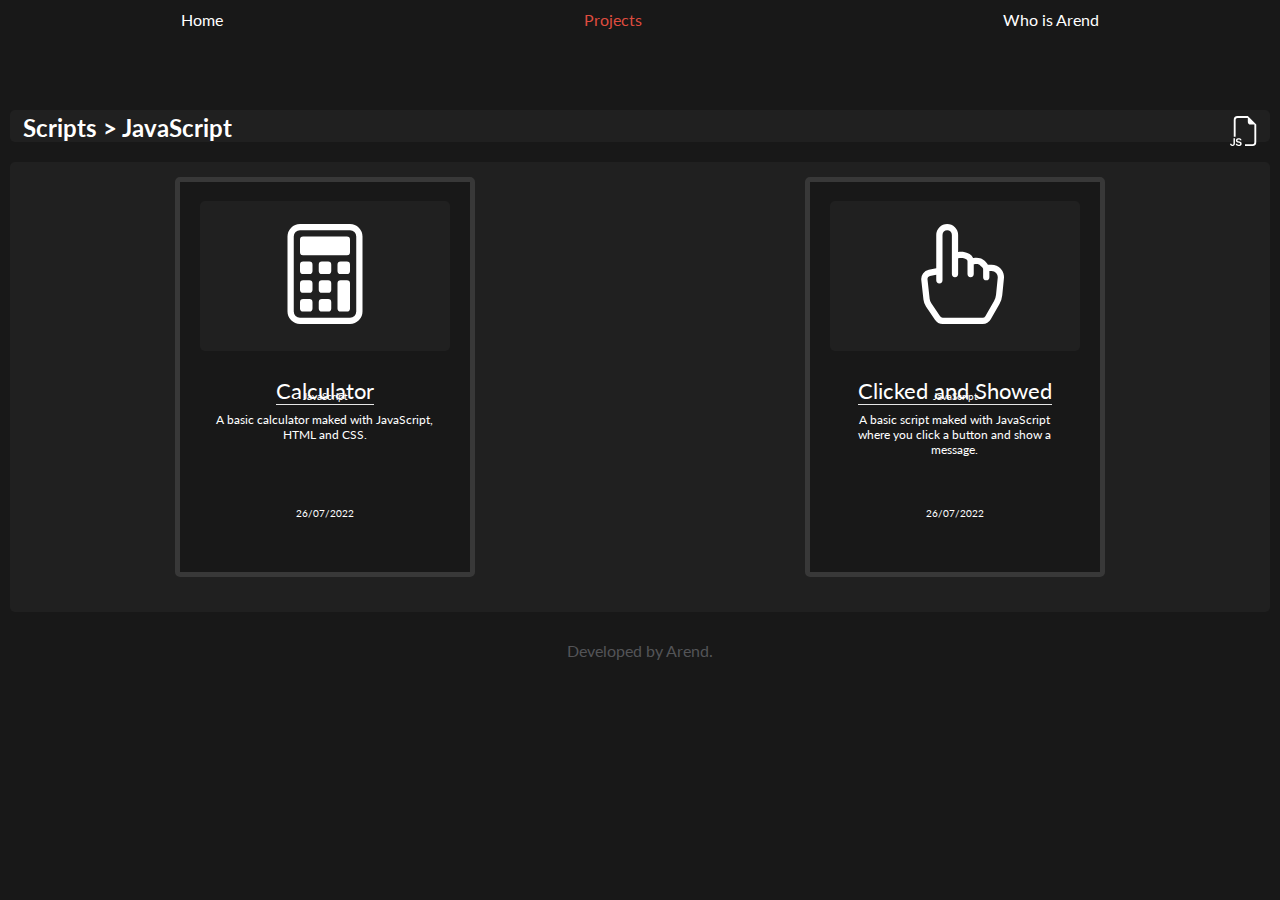
<file: pages/projects/scripts/javaScript/projectsJS.html>
<!DOCTYPE html>
<html lang="en">
<head>
    <meta charset="UTF-8">
    <meta http-equiv="X-UA-Compatible" content="IE=edge">
    <meta name="viewport" content="width=device-width, initial-scale=1.0">

    <link rel="stylesheet" href="../../../../style/cards-screen.css">

    <!-- Bootstrap -->
    <link href="https://cdn.jsdelivr.net/npm/bootstrap@5.1.3/dist/css/bootstrap.min.css" 
            rel="stylesheet" 
            integrity="sha384-1BmE4kWBq78iYhFldvKuhfTAU6auU8tT94WrHftjDbrCEXSU1oBoqyl2QvZ6jIW3" 
            crossorigin="anonymous">

    <title>Scripts - JavaScript</title>
</head>

    
<body class="body">

<!--NAV-->

    <nav class="title">

        <div class="mobile-menu">

            <div class="line1"></div>
            <div class="line2"></div>
            <div class="line3"></div>

        </div>

        <ul class="nav-list">

            <li> <a href="../../../../index.html">Home</a> </li>

            <li> <a href="../../../projects/projects.html" style="color:#df4c3f;">Projects</a> </li>

            <li> <a href="../../../about/whoIsArend.html">Who is Arend</a> </li> 

        </ul>

    </nav>

<!--TITLE-->

    <div class="mainEnvolv">

        <div class="titlePage">

            <h2>Scripts > JavaScript

                <svg xmlns="http://www.w3.org/2000/svg" class="svgCardTitle" viewBox="0 0 16 16">
                                
                    <path fill-rule="evenodd" d="M14 4.5V14a2 2 0 0 1-2 2H8v-1h4a1 1 0 0 0 1-1V4.5h-2A1.5 1.5 0 0 1 9.5 3V1H4a1 1 0 0 0-1 1v9H2V2a2 2 0 0 1 2-2h5.5L14 4.5ZM3.186 15.29a1.176 1.176 0 0 1-.111-.449h.765a.578.578 0 0 0 .255.384c.07.049.153.087.249.114.095.028.202.041.319.041.164 0 .302-.023.413-.07a.559.559 0 0 0 .255-.193.507.507 0 0 0 .085-.29.387.387 0 0 0-.153-.326c-.101-.08-.255-.144-.462-.193l-.619-.143a1.72 1.72 0 0 1-.539-.214 1.001 1.001 0 0 1-.351-.367 1.068 1.068 0 0 1-.123-.524c0-.244.063-.457.19-.639.127-.181.303-.322.528-.422.224-.1.483-.149.776-.149.305 0 .564.05.78.152.216.102.383.239.5.41.12.17.186.359.2.566h-.75a.56.56 0 0 0-.12-.258.624.624 0 0 0-.247-.181.923.923 0 0 0-.369-.068c-.217 0-.388.05-.513.152a.472.472 0 0 0-.184.384c0 .121.048.22.143.3a.97.97 0 0 0 .405.175l.62.143c.218.05.406.12.566.211.16.09.285.21.375.358.09.148.135.335.135.56 0 .247-.063.466-.188.656a1.216 1.216 0 0 1-.539.439c-.234.105-.52.158-.858.158-.254 0-.476-.03-.665-.09a1.404 1.404 0 0 1-.478-.252 1.13 1.13 0 0 1-.29-.375Zm-3.104-.033A1.32 1.32 0 0 1 0 14.791h.765a.576.576 0 0 0 .073.27.499.499 0 0 0 .454.246c.19 0 .33-.055.422-.164.092-.11.138-.265.138-.466v-2.745h.79v2.725c0 .44-.119.774-.357 1.005-.236.23-.564.345-.984.345a1.59 1.59 0 0 1-.569-.094 1.145 1.145 0 0 1-.407-.266 1.14 1.14 0 0 1-.243-.39Z"/>
                                
                </svg>

            </h2>

        </div>

<!--CARDS-->

        <div class="mainBg">

            <!--CONTAINER 1-->

            <span class="containerSpan">

                <!--CARD 1-->

                    <a class="ancorLink" href="../../../../projectsFiles/script/calculadora.html">

                        <div class="containerSpanCard">
                        
                            <!--ICON-->
                            
                            <div class="iconCard">
                            
                                <svg xmlns="http://www.w3.org/2000/svg" class="svgCard" viewBox="0 0 16 16">

                                    <path d="M12 1a1 1 0 0 1 1 1v12a1 1 0 0 1-1 1H4a1 1 0 0 1-1-1V2a1 1 0 0 1 1-1h8zM4 0a2 2 0 0 0-2 2v12a2 2 0 0 0 2 2h8a2 2 0 0 0 2-2V2a2 2 0 0 0-2-2H4z"/>
                                    <path d="M4 2.5a.5.5 0 0 1 .5-.5h7a.5.5 0 0 1 .5.5v2a.5.5 0 0 1-.5.5h-7a.5.5 0 0 1-.5-.5v-2zm0 4a.5.5 0 0 1 .5-.5h1a.5.5 0 0 1 .5.5v1a.5.5 0 0 1-.5.5h-1a.5.5 0 0 1-.5-.5v-1zm0 3a.5.5 0 0 1 .5-.5h1a.5.5 0 0 1 .5.5v1a.5.5 0 0 1-.5.5h-1a.5.5 0 0 1-.5-.5v-1zm0 3a.5.5 0 0 1 .5-.5h1a.5.5 0 0 1 .5.5v1a.5.5 0 0 1-.5.5h-1a.5.5 0 0 1-.5-.5v-1zm3-6a.5.5 0 0 1 .5-.5h1a.5.5 0 0 1 .5.5v1a.5.5 0 0 1-.5.5h-1a.5.5 0 0 1-.5-.5v-1zm0 3a.5.5 0 0 1 .5-.5h1a.5.5 0 0 1 .5.5v1a.5.5 0 0 1-.5.5h-1a.5.5 0 0 1-.5-.5v-1zm0 3a.5.5 0 0 1 .5-.5h1a.5.5 0 0 1 .5.5v1a.5.5 0 0 1-.5.5h-1a.5.5 0 0 1-.5-.5v-1zm3-6a.5.5 0 0 1 .5-.5h1a.5.5 0 0 1 .5.5v1a.5.5 0 0 1-.5.5h-1a.5.5 0 0 1-.5-.5v-1zm0 3a.5.5 0 0 1 .5-.5h1a.5.5 0 0 1 .5.5v4a.5.5 0 0 1-.5.5h-1a.5.5 0 0 1-.5-.5v-4z"/> 
                                    
                                </svg>

                            </div> 
                                    
                            <!--TITLE-->

                            <div class="titleCard">

                                <p class="titleCardP">
                                Calculator
                                </p>

                            </div>

                            <!--LANGUAGE-->

                            <div class="languageCard">

                                <p>
                                    JavaScript
                                </p>

                            </div>

                            <!--DESCRIPTION-->
                                        
                            <div class="descriptionCard">

                                <p>
                                    A basic calculator maked with JavaScript, HTML and CSS.
                                </p>

                            </div>

                            <!--LAST CHANGE-->
                                        
                            <div class="lastChangeCard">

                                <p>
                                    26/07/2022
                                </p>

                            </div>


                        </div>

                    </a>

                <!--CARD 2-->
                    
                    <a class="ancorLink" href="../../../../projectsFiles/script/clicaAparece.html">

                        <div class="containerSpanCard">

                            <!--ICON-->

                            <div class="iconCard">

                                <svg xmlns="http://www.w3.org/2000/svg" fill="currentColor" class="svgCard" viewBox="0 0 16 16">

                                    <path d="M6.75 1a.75.75 0 0 1 .75.75V8a.5.5 0 0 0 1 0V5.467l.086-.004c.317-.012.637-.008.816.027.134.027.294.096.448.182.077.042.15.147.15.314V8a.5.5 0 1 0 1 0V6.435a4.9 4.9 0 0 1 .106-.01c.316-.024.584-.01.708.04.118.046.3.207.486.43.081.096.15.19.2.259V8.5a.5.5 0 0 0 1 0v-1h.342a1 1 0 0 1 .995 1.1l-.271 2.715a2.5 2.5 0 0 1-.317.991l-1.395 2.442a.5.5 0 0 1-.434.252H6.035a.5.5 0 0 1-.416-.223l-1.433-2.15a1.5 1.5 0 0 1-.243-.666l-.345-3.105a.5.5 0 0 1 .399-.546L5 8.11V9a.5.5 0 0 0 1 0V1.75A.75.75 0 0 1 6.75 1zM8.5 4.466V1.75a1.75 1.75 0 1 0-3.5 0v5.34l-1.2.24a1.5 1.5 0 0 0-1.196 1.636l.345 3.106a2.5 2.5 0 0 0 .405 1.11l1.433 2.15A1.5 1.5 0 0 0 6.035 16h6.385a1.5 1.5 0 0 0 1.302-.756l1.395-2.441a3.5 3.5 0 0 0 .444-1.389l.271-2.715a2 2 0 0 0-1.99-2.199h-.581a5.114 5.114 0 0 0-.195-.248c-.191-.229-.51-.568-.88-.716-.364-.146-.846-.132-1.158-.108l-.132.012a1.26 1.26 0 0 0-.56-.642 2.632 2.632 0 0 0-.738-.288c-.31-.062-.739-.058-1.05-.046l-.048.002zm2.094 2.025z"/>                          
                                
                                </svg>

                            </div>

                            <!--TITLE-->

                            <div class="titleCard">

                                <p class="titleCardP">
                                Clicked and Showed
                                </p>

                            </div>

                            <!--LANGUAGE-->

                            <div class="languageCard">

                                <p>
                                    JavaScript
                                </p>

                            </div>
                            
                            <!--DESCRIPTION-->

                            <div class="descriptionCard">

                                <p>
                                A basic script maked with JavaScript where you click a button and show a message.
                                </p>

                            </div>

                            <!--LAST CHANGE-->
                                        
                            <div class="lastChangeCard">

                                <p>
                                    26/07/2022
                                </p>

                            </div>

                        </div>

                    </a>

                <!--CARD 3-->
            
        </div>

    </div>

    <br>

    <!-- --------------FOOTER------------- -->

    <div class="Footer">

        <a href="https://www.linkedin.com/in/matheus-arend-78445b198/" class="signature">
            Developed by Arend.
        </a>

    </div>

    <!-- --------------STYLE------------- -->

    <script src="../../../../script/mobile-navbar.js"></script>
    
</body>
</html>
</file>
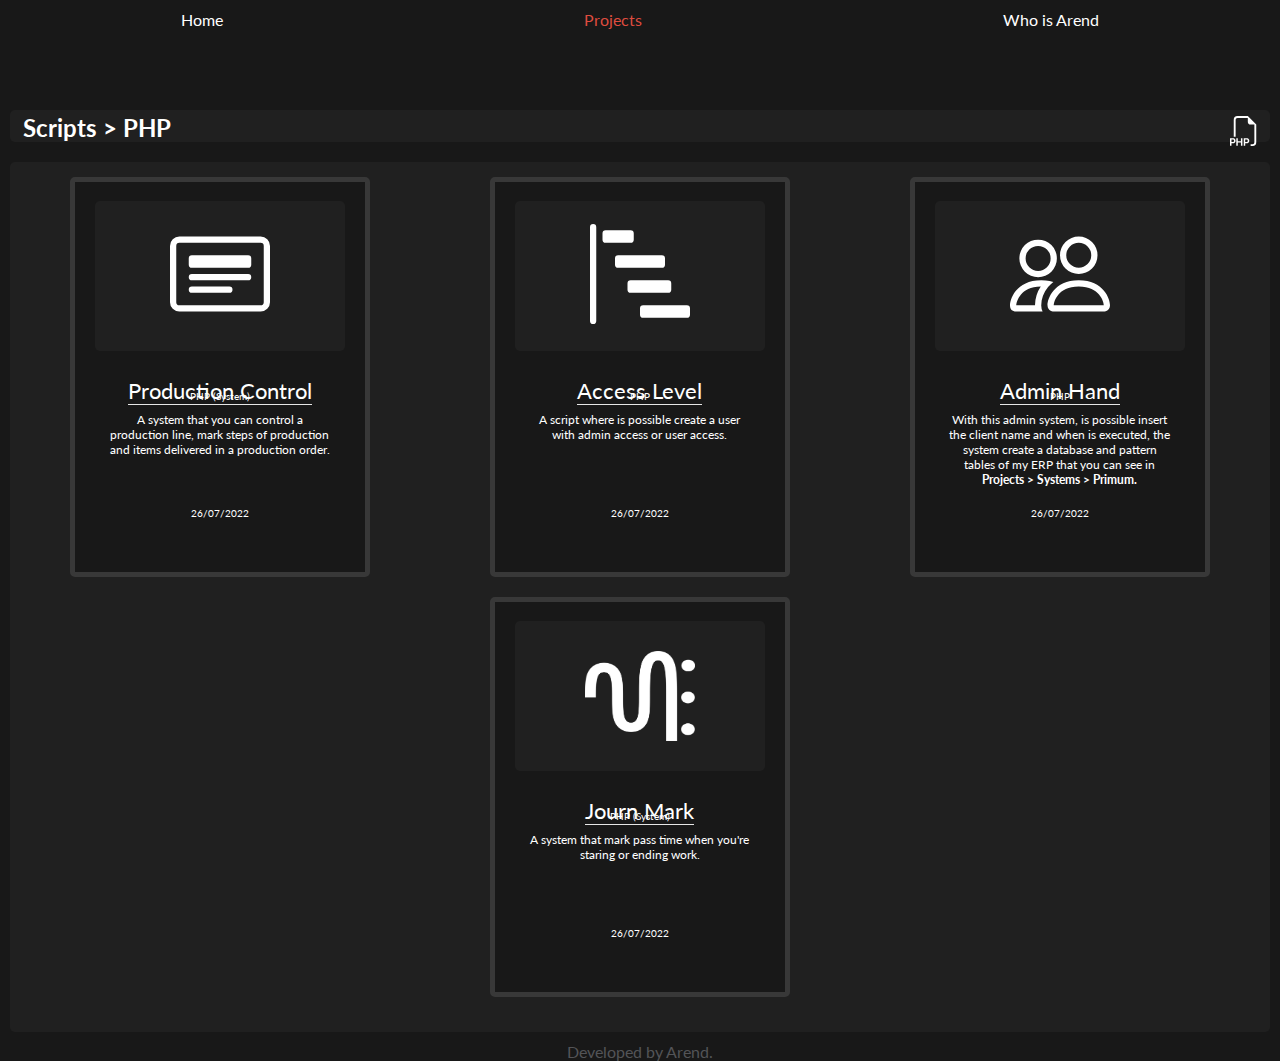
<file: pages/projects/scripts/php/projectsPHP.html>
<!DOCTYPE html>
<html lang="en">
<head>
    <meta charset="UTF-8">
    <meta http-equiv="X-UA-Compatible" content="IE=edge">
    <meta name="viewport" content="width=device-width, initial-scale=1.0">

    <link rel="stylesheet" href="../../../../style/cards-screen.css">

    <!-- Bootstrap -->
    <link href="https://cdn.jsdelivr.net/npm/bootstrap@5.1.3/dist/css/bootstrap.min.css" 
            rel="stylesheet" 
            integrity="sha384-1BmE4kWBq78iYhFldvKuhfTAU6auU8tT94WrHftjDbrCEXSU1oBoqyl2QvZ6jIW3" 
            crossorigin="anonymous">

    <title>Project - Scripts</title>
</head>

    
<body class="body">

<!--NAV-->

    <nav class="title">

        <div class="mobile-menu">

            <div class="line1"></div>
            <div class="line2"></div>
            <div class="line3"></div>

        </div>

        <ul class="nav-list">

            <li> <a href="../../../../index.html">Home</a> </li>

            <li> <a href="../../../projects/projects.html" style="color:#df4c3f;">Projects</a> </li>

            <li> <a href="../../../about/whoIsArend.html">Who is Arend</a> </li> 

        </ul>

    </nav>

<!--TITLE-->

    <div class="mainEnvolv">

        <div class="titlePage">

            <h2>Scripts > PHP

                <svg xmlns="http://www.w3.org/2000/svg" class="svgCardTitle" viewBox="0 0 16 16">
                        
                    <path fill-rule="evenodd" d="M14 4.5V14a2 2 0 0 1-2 2h-1v-1h1a1 1 0 0 0 1-1V4.5h-2A1.5 1.5 0 0 1 9.5 3V1H4a1 1 0 0 0-1 1v9H2V2a2 2 0 0 1 2-2h5.5L14 4.5ZM1.6 11.85H0v3.999h.791v-1.342h.803c.287 0 .531-.057.732-.173.203-.117.358-.275.463-.474a1.42 1.42 0 0 0 .161-.677c0-.25-.053-.476-.158-.677a1.176 1.176 0 0 0-.46-.477c-.2-.12-.443-.179-.732-.179Zm.545 1.333a.795.795 0 0 1-.085.38.574.574 0 0 1-.238.241.794.794 0 0 1-.375.082H.788V12.48h.66c.218 0 .389.06.512.181.123.122.185.295.185.522Zm4.48 2.666V11.85h-.79v1.626H4.153V11.85h-.79v3.999h.79v-1.714h1.682v1.714h.79Zm.703-3.999h1.6c.288 0 .533.06.732.179.2.117.354.276.46.477.105.201.158.427.158.677 0 .25-.054.476-.161.677-.106.199-.26.357-.463.474a1.452 1.452 0 0 1-.733.173H8.12v1.342h-.791V11.85Zm2.06 1.714a.795.795 0 0 0 .084-.381c0-.227-.061-.4-.184-.521-.123-.122-.294-.182-.513-.182h-.66v1.406h.66a.794.794 0 0 0 .375-.082.574.574 0 0 0 .237-.24Z"/>
                        
                </svg>

            </h2>

        </div>

        <!--CARDS-->

        <div class="mainBg">

            <!--CONTAINER 1-->

            <span class="containerSpan">

                <!--CARD 1-->
                
                    <a class="ancorLink" href="https://www.youtube.com/watch?v=43dWNV8Vn48" target="_blank">

                        <div class="containerSpanCard">
                        
                            <!--ICON-->
                            
                            <div class="iconCard">
                            
                                <svg xmlns="http://www.w3.org/2000/svg" class="svgCard" viewBox="0 0 16 16">

                                    <path d="M14.5 3a.5.5 0 0 1 .5.5v9a.5.5 0 0 1-.5.5h-13a.5.5 0 0 1-.5-.5v-9a.5.5 0 0 1 .5-.5h13zm-13-1A1.5 1.5 0 0 0 0 3.5v9A1.5 1.5 0 0 0 1.5 14h13a1.5 1.5 0 0 0 1.5-1.5v-9A1.5 1.5 0 0 0 14.5 2h-13z"/>
                                    <path d="M3 8.5a.5.5 0 0 1 .5-.5h9a.5.5 0 0 1 0 1h-9a.5.5 0 0 1-.5-.5zm0 2a.5.5 0 0 1 .5-.5h6a.5.5 0 0 1 0 1h-6a.5.5 0 0 1-.5-.5zm0-5a.5.5 0 0 1 .5-.5h9a.5.5 0 0 1 .5.5v1a.5.5 0 0 1-.5.5h-9a.5.5 0 0 1-.5-.5v-1z"/>
                                
                                </svg>

                            </div> 
                                    
                            <!--TITLE-->

                            <div class="titleCard">

                                <p class="titleCardP">
                                    Production Control
                                </p>

                            </div>

                            <!--LANGUAGE-->

                            <div class="languageCard">

                                <p>
                                    PHP (System)
                                </p>

                            </div>

                            <!--DESCRIPTION-->
                                        
                            <div class="descriptionCard">

                                <p>
                                    A system that you can control a production line, mark steps of production and items delivered in a production order.
                                </p>

                            </div>

                            <!--LAST CHANGE-->
                                            
                            <div class="lastChangeCard">

                                <p>
                                    26/07/2022
                                </p>

                            </div>

                        

                        </div>

                    </a>

                <!--CARD 2-->
                                                   
                    <a class="ancorLink" href="https://www.youtube.com/watch?v=fOiBCZebsIw">

                        <div class="containerSpanCard">

                            <!--ICON-->

                            <div class="iconCard">

                                <svg xmlns="http://www.w3.org/2000/svg" fill="currentColor" class="svgCard" viewBox="0 0 16 16">
                                    <path d="M.5 0a.5.5 0 0 1 .5.5v15a.5.5 0 0 1-1 0V.5A.5.5 0 0 1 .5 0zM2 1.5a.5.5 0 0 1 .5-.5h4a.5.5 0 0 1 .5.5v1a.5.5 0 0 1-.5.5h-4a.5.5 0 0 1-.5-.5v-1zm2 4a.5.5 0 0 1 .5-.5h7a.5.5 0 0 1 .5.5v1a.5.5 0 0 1-.5.5h-7a.5.5 0 0 1-.5-.5v-1zm2 4a.5.5 0 0 1 .5-.5h6a.5.5 0 0 1 .5.5v1a.5.5 0 0 1-.5.5h-6a.5.5 0 0 1-.5-.5v-1zm2 4a.5.5 0 0 1 .5-.5h7a.5.5 0 0 1 .5.5v1a.5.5 0 0 1-.5.5h-7a.5.5 0 0 1-.5-.5v-1z"/>
                                </svg>

                            </div>

                            <!--TITLE-->

                            <div class="titleCard">

                                <p class="titleCardP">
                                    Access Level
                                </p>

                            </div>

                            <!--LANGUAGE-->

                            <div class="languageCard">

                                <p>
                                    PHP
                                </p>

                            </div>
                            
                            <!--DESCRIPTION-->

                            <div class="descriptionCard">

                                <p>
                                    A script where is possible create a user with admin access or user access.
                                </p>

                            </div>

                            <!--LAST CHANGE-->
                                        
                            <div class="lastChangeCard">

                                <p>
                                    26/07/2022
                                </p>

                            </div>

                        </div>

                    </a>

                <!--CARD 3-->
                    
                    <a class="ancorLink" href="https://youtu.be/whj4WVByPQM" target="_blank">

                        <div class="containerSpanCard">
                        
                            <!--ICON-->
                            
                            <div class="iconCard">

                                <svg xmlns="http://www.w3.org/2000/svg" class="svgCard" viewBox="0 0 16 16">
                                    <path d="M15 14s1 0 1-1-1-4-5-4-5 3-5 4 1 1 1 1h8zm-7.978-1A.261.261 0 0 1 7 12.996c.001-.264.167-1.03.76-1.72C8.312 10.629 9.282 10 11 10c1.717 0 2.687.63 3.24 1.276.593.69.758 1.457.76 1.72l-.008.002a.274.274 0 0 1-.014.002H7.022zM11 7a2 2 0 1 0 0-4 2 2 0 0 0 0 4zm3-2a3 3 0 1 1-6 0 3 3 0 0 1 6 0zM6.936 9.28a5.88 5.88 0 0 0-1.23-.247A7.35 7.35 0 0 0 5 9c-4 0-5 3-5 4 0 .667.333 1 1 1h4.216A2.238 2.238 0 0 1 5 13c0-1.01.377-2.042 1.09-2.904.243-.294.526-.569.846-.816zM4.92 10A5.493 5.493 0 0 0 4 13H1c0-.26.164-1.03.76-1.724.545-.636 1.492-1.256 3.16-1.275zM1.5 5.5a3 3 0 1 1 6 0 3 3 0 0 1-6 0zm3-2a2 2 0 1 0 0 4 2 2 0 0 0 0-4z"/>
                                </svg>

                            </div> 
                                    
                            <!--TITLE-->

                            <div class="titleCard">

                                <p class="titleCardP">
                                    Admin Hand
                                </p>

                            </div>

                            <!--LANGUAGE-->

                            <div class="languageCard">

                                <p>
                                    PHP
                                </p>

                            </div>

                            <!--DESCRIPTION-->
                                        
                            <div class="descriptionCard">

                                <p>
                                    With this admin system, is possible insert the client name and when is executed, the system create a database and pattern tables of my ERP that you can see in <b> Projects > Systems > Primum.</b>
                                </p>

                            </div>

                            <!--LAST CHANGE-->
                                        
                            <div class="lastChangeCard">

                                <p>
                                    26/07/2022
                                </p>

                            </div>


                        </div>

                    </a>

            </span>

            <!--CONTAINER 2-->

            <span class="containerSpan">

                <!--CARD 4-->
                                                
                    <a class="ancorLink" href="../../../others/maintance.html">
                            
                        <div class="containerSpanCard">

                            <!--ICON-->

                            <div class="iconCard">

                                <img src="../../../../img/JournMark.png" alt="JournMarkLogo" style="width: 110px; height: 90px; margin-top: 30px;">

                            </div>

                            <!--TITLE-->

                            <div class="titleCard">

                                <p class="titleCardP">
                                    Journ Mark
                                </p>

                            </div>

                            <!--LANGUAGE-->

                            <div class="languageCard">

                                <p>
                                    PHP (System) 
                                </p>

                            </div>
                            
                            <!--DESCRIPTION-->

                            <div class="descriptionCard">

                                <p>
                                    A system that mark pass time when you're staring or ending work.
                                </p>

                            </div>

                            <!--LAST CHANGE-->
                                            
                            <div class="lastChangeCard">

                                <p>
                                    26/07/2022
                                </p>

                            </div>

                        </div>

                    </a>
 
            </span>
            
        </div>

    </div>


    <!-- --------------FOOTER------------- -->

    <div class="Footer">

        <a href="https://www.linkedin.com/in/matheus-arend-78445b198/" class="signature">
            Developed by Arend.
        </a>

    </div>

    <!-- --------------SCRIPT------------- -->

    <script src="../../../../script/mobile-navbar.js"></script>
    
</body>
</html>
</file>
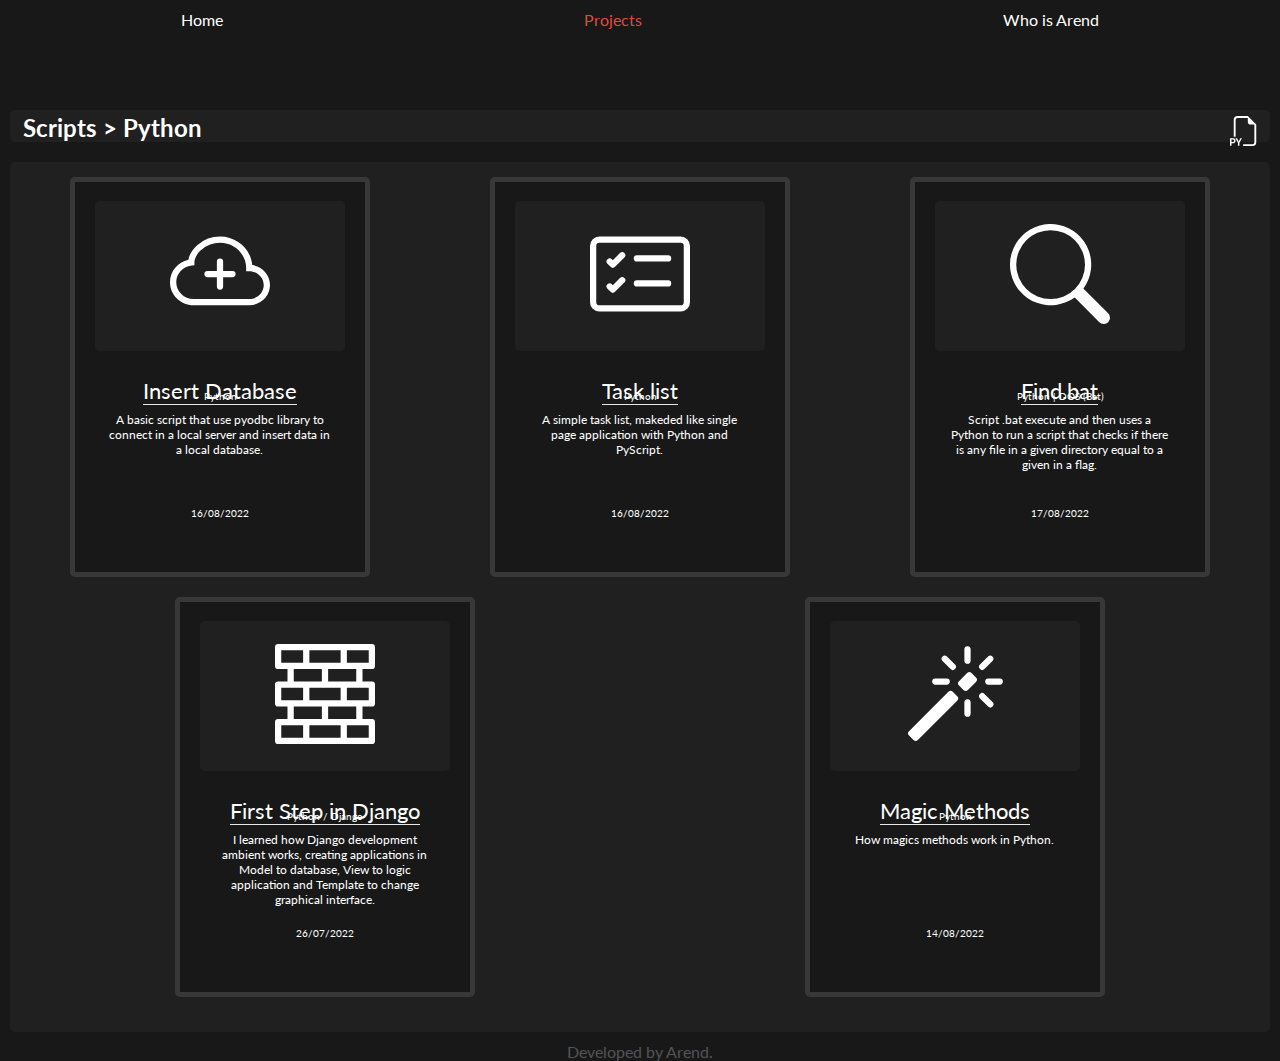
<file: pages/projects/scripts/python/projectsPython.html>
<!DOCTYPE html>
<html lang="en">
<head>
    <meta charset="UTF-8">
    <meta http-equiv="X-UA-Compatible" content="IE=edge">
    <meta name="viewport" content="width=device-width, initial-scale=1.0">

    <link rel="stylesheet" href="../../../../style/cards-screen.css">

    <!-- Bootstrap -->
    <link href="https://cdn.jsdelivr.net/npm/bootstrap@5.1.3/dist/css/bootstrap.min.css" 
            rel="stylesheet" 
            integrity="sha384-1BmE4kWBq78iYhFldvKuhfTAU6auU8tT94WrHftjDbrCEXSU1oBoqyl2QvZ6jIW3" 
            crossorigin="anonymous">

    <title>Scripts - Python</title>
</head>

    
<body class="body">

    <!--NAV-->

        <nav class="title">

            <div class="mobile-menu">

                <div class="line1"></div>
                <div class="line2"></div>
                <div class="line3"></div>

            </div>

            <ul class="nav-list">

                <li> <a href="../../../../index.html">Home</a> </li>

                <li> <a href="../../../projects/projects.html" style="color:#df4c3f;">Projects</a> </li>

                <li> <a href="../../../about/whoIsArend.html">Who is Arend</a> </li> 

            </ul>

        </nav>

    <!--TITLE-->

        <div class="mainEnvolv">

            <div class="titlePage">

                <h2>Scripts > Python

                    <svg xmlns="http://www.w3.org/2000/svg" class="svgCardTitle" viewBox="0 0 16 16">
                                        
                        <path fill-rule="evenodd" d="M14 4.5V14a2 2 0 0 1-2 2H7v-1h5a1 1 0 0 0 1-1V4.5h-2A1.5 1.5 0 0 1 9.5 3V1H4a1 1 0 0 0-1 1v9H2V2a2 2 0 0 1 2-2h5.5L14 4.5ZM0 11.85h1.6c.289 0 .533.06.732.179.201.117.355.276.46.477.105.201.158.427.158.677 0 .25-.054.476-.16.677-.106.199-.26.357-.464.474a1.452 1.452 0 0 1-.732.173H.79v1.342H0V11.85Zm2.06 1.714a.795.795 0 0 0 .085-.381c0-.227-.062-.4-.185-.521-.123-.122-.294-.182-.513-.182H.788v1.406h.66a.794.794 0 0 0 .374-.082.574.574 0 0 0 .238-.24Zm2.963.75v1.535H4.23v-1.52L2.89 11.85h.876l.853 1.696h.032l.856-1.696h.855l-1.339 2.464Z"/>
                                    
                    </svg>
            
                </h2>

            </div>

            <!--CARDS-->

            <div class="mainBg">

                <!--CONTAINER 1-->

                <span class="containerSpan">

                    <!--CARD 1-->

                        <a class="ancorLink" href="https://www.youtube.com/watch?v=D8o2xDn0DD4" target="_blank">

                            <div class="containerSpanCard">
                            
                                <!--ICON-->
                                
                                <div class="iconCard">
                                    
                                    <svg xmlns="http://www.w3.org/2000/svg" class="svgCard" viewBox="0 0 16 16">
                                        <path fill-rule="evenodd" d="M8 5.5a.5.5 0 0 1 .5.5v1.5H10a.5.5 0 0 1 0 1H8.5V10a.5.5 0 0 1-1 0V8.5H6a.5.5 0 0 1 0-1h1.5V6a.5.5 0 0 1 .5-.5z"/>
                                        <path d="M4.406 3.342A5.53 5.53 0 0 1 8 2c2.69 0 4.923 2 5.166 4.579C14.758 6.804 16 8.137 16 9.773 16 11.569 14.502 13 12.687 13H3.781C1.708 13 0 11.366 0 9.318c0-1.763 1.266-3.223 2.942-3.593.143-.863.698-1.723 1.464-2.383zm.653.757c-.757.653-1.153 1.44-1.153 2.056v.448l-.445.049C2.064 6.805 1 7.952 1 9.318 1 10.785 2.23 12 3.781 12h8.906C13.98 12 15 10.988 15 9.773c0-1.216-1.02-2.228-2.313-2.228h-.5v-.5C12.188 4.825 10.328 3 8 3a4.53 4.53 0 0 0-2.941 1.1z"/>
                                    </svg>

                                </div> 
                                        
                                <!--TITLE-->

                                <div class="titleCard">

                                    <p class="titleCardP">
                                        Insert Database
                                    </p>

                                </div>

                                <!--LANGUAGE-->

                                <div class="languageCard">

                                    <p>
                                        Python
                                    </p>

                                </div>

                                <!--DESCRIPTION-->
                                            
                                <div class="descriptionCard">

                                    <p>
                                        A basic script that use pyodbc library to connect in a local server and insert data in a local database.
                                    </p>

                                </div>

                                <!--LAST CHANGE-->
                                            
                                <div class="lastChangeCard">

                                    <p>
                                        16/08/2022
                                    </p>

                                </div>


                            </div>

                        </a>

                    <!--CARD 2-->
                        
                        <a class="ancorLink" href="https://github.com/iArendd/pythonHtmlTask" target="_blank">

                            <div class="containerSpanCard">

                                <!--ICON-->

                                <div class="iconCard">

                                    <svg xmlns="http://www.w3.org/2000/svg" fill="currentColor" class="svgCard" viewBox="0 0 16 16">
                                        <path d="M14.5 3a.5.5 0 0 1 .5.5v9a.5.5 0 0 1-.5.5h-13a.5.5 0 0 1-.5-.5v-9a.5.5 0 0 1 .5-.5h13zm-13-1A1.5 1.5 0 0 0 0 3.5v9A1.5 1.5 0 0 0 1.5 14h13a1.5 1.5 0 0 0 1.5-1.5v-9A1.5 1.5 0 0 0 14.5 2h-13z"/>
                                        <path d="M7 5.5a.5.5 0 0 1 .5-.5h5a.5.5 0 0 1 0 1h-5a.5.5 0 0 1-.5-.5zm-1.496-.854a.5.5 0 0 1 0 .708l-1.5 1.5a.5.5 0 0 1-.708 0l-.5-.5a.5.5 0 1 1 .708-.708l.146.147 1.146-1.147a.5.5 0 0 1 .708 0zM7 9.5a.5.5 0 0 1 .5-.5h5a.5.5 0 0 1 0 1h-5a.5.5 0 0 1-.5-.5zm-1.496-.854a.5.5 0 0 1 0 .708l-1.5 1.5a.5.5 0 0 1-.708 0l-.5-.5a.5.5 0 0 1 .708-.708l.146.147 1.146-1.147a.5.5 0 0 1 .708 0z"/>
                                    </svg>

                                </div>

                                <!--TITLE-->

                                <div class="titleCard">

                                    <p class="titleCardP">
                                        Task list
                                    </p>

                                </div>

                                <!--LANGUAGE-->

                                <div class="languageCard">

                                    <p>
                                        Python
                                    </p>

                                </div>
                                
                                <!--DESCRIPTION-->

                                <div class="descriptionCard">

                                    <p>
                                        A simple task list, makeded like single page application with Python and PyScript.
                                    </p>

                                </div>

                                <!--LAST CHANGE-->
                                            
                                <div class="lastChangeCard">

                                    <p>
                                        16/08/2022
                                    </p>

                                </div>

                            </div>

                        </a>

                    <!--CARD 3-->
           
                        <a class="ancorLink" href="https://github.com/iArendd/encontrarArquivo" target="_blank">

                            <div class="containerSpanCard">
                            
                                <!--ICON-->
                                
                                <div class="iconCard">

                                    <svg xmlns="http://www.w3.org/2000/svg" class="svgCard" viewBox="0 0 16 16">
                                        <path d="M11.742 10.344a6.5 6.5 0 1 0-1.397 1.398h-.001c.03.04.062.078.098.115l3.85 3.85a1 1 0 0 0 1.415-1.414l-3.85-3.85a1.007 1.007 0 0 0-.115-.1zM12 6.5a5.5 5.5 0 1 1-11 0 5.5 5.5 0 0 1 11 0z"/>
                                    </svg>

                                </div> 
                                        
                                <!--TITLE-->

                                <div class="titleCard">

                                    <p class="titleCardP">
                                        Find.bat
                                    </p>

                                </div>

                                <!--LANGUAGE-->

                                <div class="languageCard">

                                    <p>
                                        Python | DOS (Bat)
                                    </p>

                                </div>

                                <!--DESCRIPTION-->
                                            
                                <div class="descriptionCard">

                                    <p>
                                        Script .bat execute and then uses a Python to run a script that checks if there is any file in a given directory equal to a given in a flag.
                                    </p>

                                </div>

                                <!--LAST CHANGE-->
                                            
                                <div class="lastChangeCard">

                                    <p>
                                        17/08/2022
                                    </p>

                                </div>


                            </div>

                        </a>

                </span>

                <!--CONTAINER 2-->

                <span class="containerSpan">

                    <!--CARD 4-->
   
                        <a class="ancorLink" href="https://github.com/iArendd/learnDjango1" target="_blank">

                            <div class="containerSpanCard">

                                <!--ICON-->

                                <div class="iconCard">

                                    <svg xmlns="http://www.w3.org/2000/svg" fill="currentColor" class="svgCard" viewBox="0 0 16 16">
                                        <path d="M0 .5A.5.5 0 0 1 .5 0h15a.5.5 0 0 1 .5.5v3a.5.5 0 0 1-.5.5H14v2h1.5a.5.5 0 0 1 .5.5v3a.5.5 0 0 1-.5.5H14v2h1.5a.5.5 0 0 1 .5.5v3a.5.5 0 0 1-.5.5H.5a.5.5 0 0 1-.5-.5v-3a.5.5 0 0 1 .5-.5H2v-2H.5a.5.5 0 0 1-.5-.5v-3A.5.5 0 0 1 .5 6H2V4H.5a.5.5 0 0 1-.5-.5v-3zM3 4v2h4.5V4H3zm5.5 0v2H13V4H8.5zM3 10v2h4.5v-2H3zm5.5 0v2H13v-2H8.5zM1 1v2h3.5V1H1zm4.5 0v2h5V1h-5zm6 0v2H15V1h-3.5zM1 7v2h3.5V7H1zm4.5 0v2h5V7h-5zm6 0v2H15V7h-3.5zM1 13v2h3.5v-2H1zm4.5 0v2h5v-2h-5zm6 0v2H15v-2h-3.5z"/>
                                    </svg>

                                </div>

                                <!--TITLE-->

                                <div class="titleCard">

                                    <p class="titleCardP">
                                        First Step in Django
                                    </p>

                                </div>

                                <!--LANGUAGE-->

                                <div class="languageCard">

                                    <p>
                                        Python / Django
                                    </p>

                                </div>
                                
                                <!--DESCRIPTION-->

                                <div class="descriptionCard">

                                    <p>
                                        I learned how Django development ambient works, creating applications in Model to database, View to logic application and Template to change graphical interface.
                                    </p>

                                </div>

                                <!--LAST CHANGE-->
                                            
                                <div class="lastChangeCard">

                                    <p>
                                        26/07/2022
                                    </p>

                                </div>

                            </div>

                        </a>

                    <!--CARD 5-->

                        <a class="ancorLink" href="https://github.com/iArendd/metodosMagicos" target="_blank">

                            <div class="containerSpanCard">
                            
                                <!--ICON-->
                                
                                <div class="iconCard">

                                    <svg xmlns="http://www.w3.org/2000/svg" class="svgCard" viewBox="0 0 16 16">
                                        <path d="M9.5 2.672a.5.5 0 1 0 1 0V.843a.5.5 0 0 0-1 0v1.829Zm4.5.035A.5.5 0 0 0 13.293 2L12 3.293a.5.5 0 1 0 .707.707L14 2.707ZM7.293 4A.5.5 0 1 0 8 3.293L6.707 2A.5.5 0 0 0 6 2.707L7.293 4Zm-.621 2.5a.5.5 0 1 0 0-1H4.843a.5.5 0 1 0 0 1h1.829Zm8.485 0a.5.5 0 1 0 0-1h-1.829a.5.5 0 0 0 0 1h1.829ZM13.293 10A.5.5 0 1 0 14 9.293L12.707 8a.5.5 0 1 0-.707.707L13.293 10ZM9.5 11.157a.5.5 0 0 0 1 0V9.328a.5.5 0 0 0-1 0v1.829Zm1.854-5.097a.5.5 0 0 0 0-.706l-.708-.708a.5.5 0 0 0-.707 0L8.646 5.94a.5.5 0 0 0 0 .707l.708.708a.5.5 0 0 0 .707 0l1.293-1.293Zm-3 3a.5.5 0 0 0 0-.706l-.708-.708a.5.5 0 0 0-.707 0L.646 13.94a.5.5 0 0 0 0 .707l.708.708a.5.5 0 0 0 .707 0L8.354 9.06Z"/>
                                    </svg>

                                </div> 
                                        
                                <!--TITLE-->

                                <div class="titleCard">

                                    <p class="titleCardP">
                                        Magic Methods
                                    </p>

                                </div>

                                <!--LANGUAGE-->

                                <div class="languageCard">

                                    <p>
                                        Python
                                    </p>

                                </div>

                                <!--DESCRIPTION-->
                                            
                                <div class="descriptionCard">

                                    <p>
                                        How magics methods work in Python.
                                    </p>

                                </div>

                                <!--LAST CHANGE-->
                                            
                                <div class="lastChangeCard">

                                    <p>
                                        14/08/2022
                                    </p>

                                </div>


                            </div>

                        </a>

                </span>
                
            </div>

        </div>

    <!-- --------------FOOTER------------- -->

        <div class="Footer">

            <a href="https://www.linkedin.com/in/matheus-arend-78445b198/" class="signature">
                Developed by Arend.
            </a>

        </div>

    <!-- --------------SCRIPT------------- -->

    <script src="../../../../script/mobile-navbar.js"></script>
    
</body>
</html>
</file>
<file: style/about-arend.css>
@import url('https://fonts.googleapis.com/css2?family=Lato&display=swap');



.title{

    background-color: none;
    display: flex;
    text-align: center;

}


.mobile-menu{

    position: absolute;
    display: none;
    
    top: 10px;
    background: none;

    cursor: pointer;
    z-index: 1;

}

.mobile-menu div{

    width: 32px;
    height: 2px;
    background: #fff;
    margin: 8px;
    transition: 0.3s;

}


.nav-list{
    
    margin-top: 10px;
    list-style: none;
    position: absolute;
    top: 0vh;
    right: 0;
    width: 100vw;
    height: 97vh;
    background: none;
    z-index: 1;
    display: flex;

    text-align: center;

}

.nav-list ul {

    list-style: none;
    padding: 0;

    text-align: center;

}

.nav-list li {
    display: inline;
    padding: 0;
}

.nav-list a {

    color: white;

    padding: 10px;

    text-decoration: none;
    display: inline;

    
}

.nav-list a:hover {
    color: #F26052;
    transition: 0.4s;
}


/* ---------------------------------------------------------- */


* {
    margin: 0 auto;
    padding: 0;
    box-sizing: border-box;
    font-family: 'Lato', sans-serif;

    color: white;

}

.body{

    background-color: #181818;

    width: 100%;
    height: 100%;

}




@media (max-width: 999px){

    body{

        overflow-x: hidden;

    }

    .nav-list{

        position: absolute;
        top: 0vh;
        right: 0;
        width: 50vw;
        height: 97vh;
        background: #232323;
        flex-direction: column;
        align-items: center;
        transform: translateX(100%);
        transition: transform 0.3s ease-in;
        opacity: 0.8;
        z-index: 1;

    }

    .nav-list li{

        margin-left: 0;
        opacity: 0;

        margin-top: 10px;
        margin-bottom: 10px;

    }

    .mobile-menu{

        display: block;

    }

    .nav-list.active{

        transform: translateX(0);

    }

    @keyframes navLinkFade {

        from{

            opacity: 0;
            transform: translateX(50px);

        }to{

            opacity: 1;
            transform: translateX(0);

        }
    }

    .mobile-menu.active .line1{

        transform: rotate(-45deg) translate(-8px, 8px);

    }

    .mobile-menu.active .line2{

        opacity: 0;
        
    }

    .mobile-menu.active .line3{

        transform: rotate(45deg) translate(-5px, -7px);
        
    }


}





.mainEnvolv{

    position: relative;

    /*background-color: #a82014;*/  

    margin-top: 100px;

    padding: 10px;

    height: auto;
    display:block;

    max-width: 1700px;
    min-width: 320px;

    z-index: 0;

}


.titlePage {

    background-color:#202020;

    position: relative;
    display: flex;

    border-radius: 5px;

}

.titlePage h2 {

    margin-left: 1%;
    margin-top: 0.2%;

}

.svgCardTitle{

    position: absolute;
    display: flex;
    width: 30px;

    right: 10px;

    top: 18%;

    fill: white;

}


.mainBg{

    background-color: #202020;

    position: relative;
    display:inline-flexbox;

    margin-top: 20px;
    
    padding-top: 15px;
    padding-bottom: 40px;

    border-radius: 5px;

}

.containerSpan{

    /*background-color: red;*/

    position: relative;
    display:flow-root;

    width: 100%;
    height: auto;

    padding: 10px;

}

.containerSpanCard{

    /*background-color: #181818;*/

    
    border-radius: 5px;

    border: 2px solid #202020;
    position: relative;

    width: 300px;
    height: 115px;

    text-align: center;
    
}

.iconCard {

    background-color: #181818;

    border: 2px solid #181818;
    border-radius: 5px;

    position: relative;
    display: flex;
    
    top: 5%;
    
    width: 250px;
    height: 100px;

}

        .iconCard:hover {

            border: 2px solid #F26052;

            transition: 0.3s;

        }



.svgCard {

    background-color: none;

    fill: currentColor;

    position: relative;
    display: flex;
    
    top: 25%;

    height: 50px;
    width: 50px;

}

        .svgCard:hover {

            fill: #F26052;

            transition: 0.3s;

        }



.titleCard {

    background-color: none;

    position: relative;
    display: flex;

    top: 10%;
    
    width: 83.5%;

    font-size: 22px;

}

.descriptionCard {

    background-color: none;

    position: relative;
    display: flex;

    top: 15%;

    width: 83.5%;
    height: 120px;
    

    font-size: 12px;

    padding: 10px;

}

.titleCardP {

    position: relative;


    top: 1px;
    
}

.ancorLink {

    outline: none;
    text-decoration: none;

}


/* ---------------------------------------------------------- */

.Footer {

    /*background-color: #F26052;*/

    position:absolute;
    display: flex; 
    
    width: 100%;
    bottom: 1%;
    
}

@media (max-height: 890px){

    .Footer {
    
        position:relative;
        
    }
    

}

.signature {

    color: #535457;
    
    display: block;
    
    outline: none;
    text-decoration: none;

}

.signature:hover {

    color: #e6e6e6;

    transition: 0.7s;
        
}
</file>
<file: style/maintance.css>
@import url('https://fonts.googleapis.com/css2?family=Lato&display=swap');


.title{

    background-color: none;
    display: flex;
    text-align: center;

}


.mobile-menu{

    position: absolute;
    display: none;
    
    top: 10px;
    background: none;

    cursor: pointer;
    z-index: 1;

}

.mobile-menu div{

    width: 32px;
    height: 2px;
    background: #fff;
    margin: 8px;
    transition: 0.3s;

}


.nav-list{
    
    margin-top: 10px;
    list-style: none;
    position: absolute;
    top: 0vh;
    right: 0;
    width: 100vw;
    height: 97vh;
    background: none;
    z-index: 1;
    display: flex;

    text-align: center;

}

.nav-list ul {

    list-style: none;
    padding: 0;

    text-align: center;

}

.nav-list li {
    display: inline;
    padding: 0;
}

.nav-list a {

    color: white;

    padding: 10px;

    text-decoration: none;
    display: inline;

    
}

.nav-list a:hover {
    color: #F26052;
    transition: 0.4s;
}


/* -------------------------------------------------------------- */

    
* {
    margin: 0 auto;
    padding: 0;
    box-sizing: border-box;
    font-family: 'Lato', sans-serif;

    color: white;

}

.body{

    background-color: #181818;

}

@media (max-width: 999px){

    body{

        overflow-x: hidden;

    }

    .nav-list{

        position: absolute;
        top: 0vh;
        right: 0;
        width: 50vw;
        height: 97vh;
        background: #232323;
        flex-direction: column;
        align-items: center;
        transform: translateX(100%);
        transition: transform 0.3s ease-in;
        opacity: 0.8;
        z-index: 1;

    }

    .nav-list li{

        margin-left: 0;
        opacity: 0;

        margin-top: 10px;
        margin-bottom: 10px;

    }

    .mobile-menu{

        display: block;

    }

    .nav-list.active{

        transform: translateX(0);

    }

    @keyframes navLinkFade {

        from{

            opacity: 0;
            transform: translateX(50px);

        }to{

            opacity: 1;
            transform: translateX(0);

        }
    }

    .mobile-menu.active .line1{

        transform: rotate(-45deg) translate(-8px, 8px);

    }

    .mobile-menu.active .line2{

        opacity: 0;
        
    }

    .mobile-menu.active .line3{

        transform: rotate(45deg) translate(-5px, -7px);
        
    }


}


.mainEnvolv{

    position: relative;

    /*background-color: #a82014;*/  

    margin-top: 100px;

    padding: 10px;

    height: auto;
    display:block;

    max-width: 1700px;
    min-width: 320px;

    z-index: 0;

}


.titlePage {

    background-color:#202020;

    position: relative;
    display: flex;

    border-radius: 5px;

}

.titlePage h2 {

    margin-left: 1%;
    margin-top: 0.2%;

}

.svgCardTitle{

    position: absolute;
    display: flex;
    width: 30px;

    right: 10px;

    top: 18%;

    fill: white;

}


.mainBg{

    background-color: #202020;

    position: relative;
    display:inline-flexbox;

    margin-top: 20px;
    
    padding-top: 15px;
    padding-bottom: 40px;

    border-radius: 5px;

}

.containerSpan{

    background-color: none;

    position: relative;
    display: flex;
    
    top: 10px;

    height: auto;

    padding: 10px;
    margin: 30px;

}

.containerSpanCard{

    background-color: #181818;

    border: 5px solid #181818;
    border-radius: 5px;

    position: relative;
    display:inline;

    width: 1200px;
    height: 400px;
    
    text-align: center;
    
}   

.iconCard {

    background-color: #202020;

    /*border: 2px solid #383838;*/
    border-radius: 5px;

    position: relative;
    display: flex;
    
    top: 5%;
    
    width: 250px;
    height: 150px;

}

.svgCard {

    background-color: none;

    fill: #F26052;

    position: relative;
    display: flex;
    
    top: 30%;

    height: 100px;
    width: 100px;

}

.descriptionCard {

    background-color: none;

    position: relative;
    display: flex;

    top: 30%;

    width: 83.5%;
    height: 120px;
    

    font-size: 12px;

    padding: 10px;

    cursor: default;

}

.titleCardP {

    position: relative;
    display: flex;

    top: 6px;
    
}

        .titleCardP:hover {

            color: #F26052;
            transition: 0.3s;
            
        }
        


.ancorLink {

    outline: none;
    text-decoration: none;

}       


/* ------------------------------------------------------------------------ */


.Footer {

    /*background-color: #F26052;*/

    position:absolute;
    display: flex; 
    
    width: 100%;
    bottom: 1%;
    
}

@media (max-height: 1000px){

    .Footer {
    
        position:relative;
        display: flex; 
        bottom: 1%;
        
    }
    

}

.signature {

    color: #535457;
    
    display: block;
    
    outline: none;
    text-decoration: none;

}

.signature:hover {

    color: #e6e6e6;

    transition: 0.7s;
        
}
</file>
<file: style/small-icons.css>
@import url('https://fonts.googleapis.com/css2?family=Lato&display=swap');


.title{

    background-color: none;

    position: relative;
    display: flex;
    text-align: center;

}

.mobile-menu{

    position: absolute;
    display: none;
    
    top: 10px;
    background: none;

    cursor: pointer;

}

.mobile-menu div{

    width: 32px;
    height: 2px;
    background: #fff;
    margin: 8px;
    transition: 0.3s;

}

.nav-list{

    margin-top: 10px;
    list-style: none;
    position: absolute;

    top: 0vh;
    right: 0;
    width: 100vw;
    height: 97vh;
    padding: 0;

    background: none;
    z-index: 1;
    display: flex;

    text-align: center;

}

.nav-list ul {

    list-style: none;
    padding: 0;

    text-align: center;

}

.nav-list li {

    display: inline;
    padding: 0;
}

.nav-list a {

    color: white;

    padding: 10px;

    text-decoration: none;
    display: inline;

    
}

.nav-list a:hover {
    color: #F26052;
    transition: 0.4s;
}


/*----------------------------------------------*/


* {
    margin: 0 auto;
    padding: 0;
    box-sizing: border-box;
    font-family: 'Lato', sans-serif;

    color: white;

}

.body{

    background-color: #181818;

}




@media (max-width: 999px){

    body{

        overflow-x: hidden;

    }

    .nav-list{

        position: absolute;
        top: 0vh;
        right: 0;
        width: 50vw;
        height: 97vh;
        background: #232323;
        flex-direction: column;
        align-items: center;
        transform: translateX(100%);
        transition: transform 0.3s ease-in;
        opacity: 0.8;
        z-index: 1;

    }

    .nav-list li{

        margin-left: 0;
        opacity: 0;

        margin-top: 10px;
        margin-bottom: 10px;

    }

    .mobile-menu{

        display: block;

    }

    .nav-list.active{

        transform: translateX(0);

    }

    @keyframes navLinkFade {

        from{

            opacity: 0;
            transform: translateX(50px);

        }to{

            opacity: 1;
            transform: translateX(0);

        }
    }

    .mobile-menu.active .line1{

        transform: rotate(-45deg) translate(-8px, 8px);

    }

    .mobile-menu.active .line2{

        opacity: 0;
        
    }

    .mobile-menu.active .line3{

        transform: rotate(45deg) translate(-5px, -7px);
        
    }

}


.mainEnvolv{

    position: relative;

    /*background-color: #a82014;*/

    margin-top: 100px;

    padding: 10px;

    height: auto;
    display:block;

    max-width: 1700px;
    min-width: 320px;

    

}


.titlePage {

    background-color:#202020;

    position: relative;
    display: flex;

    border-radius: 5px;

}

.titlePage h2 {

    margin-left: 1%;
    margin-top: 0.2%;

}

.svgCardTitle{

    position: absolute;
    display: flex;
    width: 30px;

    right: 10px;

    top: 18%;

    fill: white;

}

.mainBg{

    background-color: #202020;

    position: relative;
    display:flex;

    margin-top: 20px;
    
    padding-top: 15px;
    padding-bottom: 15px;

    border-radius: 5px;

}

.containerSpan{

    /*background-color: red;*/

    position: relative;
    display:flex;

    width: 100%;

    z-index: 1;


}

@media (max-width: 1175px){

    .containerSpan{

        /*background-color: red;*/
    
        position: relative;
        display:flow-root;
    
        width: 100%;
    
        padding: 10px;

        z-index: 0;
    
    }

}

.containerSpanCard{

    /*background-color: #1aaa0c;*/
    
    border-radius: 5px;

    border: 2px solid #202020;
    
    position: relative;
    display:table;

    width: 285px;

    text-align: center;
    
}

.iconCard {

    background-color: #181818;

    border: 2px solid #181818;
    border-radius: 5px;

    position: relative;

    
    margin-top: 5%;
    
    width: 250px;
    height: 100px;

}

        .iconCard:hover {

            border: 2px solid #F26052;

            transition: 0.3s;

        }



.svgCard {

    background-color: none;

    fill: currentColor;

    position: relative;
    display: flex;
    
    top: 25%;

    height: 50px;
    width: 50px;


}

.titleCard {

    /*background-color: blue;*/

    position: relative;
    display: flex;

    font-size: 22px;

    margin: 0;
    height: 35px;

}

.titleCardP {

    position: relative;
    display: flex;

    top: 6px;
    
}

.ancorLink {
    
    outline: none;
    text-decoration: none;

}


/*----------------------------------------------*/


.Footer {

    /*background-color: #F26052;*/

    position:absolute;
    display: flex; 
    
    width: 100%;
    bottom: 1%;
    
}

@media (max-height: 890px){

    .Footer {
    
        position:relative;
        
    }
    

}

.signature {

    color: #535457;
    
    display: block;
    
    outline: none;
    text-decoration: none;

}

.signature:hover {

    color: #e6e6e6;

    transition: 0.7s;
        
}
</file>
<file: style/projectsFile.css>
@import url('https://fonts.googleapis.com/css2?family=Lato&display=swap');



.title{

    background-color: none;

    position: relative;
    display: flex;
    text-align: center;

}

.mobile-menu{

    position: absolute;
    display: none;
    
    top: 10px;
    background: none;

    cursor: pointer;

}

.mobile-menu div{

    width: 32px;
    height: 2px;
    background: #fff;
    margin: 8px;
    transition: 0.3s;

}

.nav-list{

    margin-top: 10px;
    list-style: none;
    position: absolute;

    top: 0vh;
    right: 0;
    width: 100vw;
    height: 97vh;
    padding: 0;

    background: none;
    z-index: 1;
    display: flex;

    text-align: center;

}

.nav-list ul {

    list-style: none;
    padding: 0;

    text-align: center;

}

.nav-list li {

    display: inline;
    padding: 0;
}

.nav-list a {

    color: white;

    padding: 10px;

    text-decoration: none;
    display: inline;

    
}

        .nav-list a:hover {
            color: #F26052;
            transition: 0.4s;
        }


/* ---------------------------------------------------------- */


* {
    margin: 0 auto;
    padding: 0;
    box-sizing: border-box;
    font-family: 'Lato', sans-serif;

    color: white;

}

.body{

    background-color: #181818;

    width: 100%;
    height: 100%;

}




@media (max-width: 999px){

    body{

        overflow-x: hidden;

    }

    .nav-list{

        position: absolute;
        top: 0vh;
        right: 0;
        width: 50vw;
        height: 97vh;
        background: #232323;
        flex-direction: column;
        align-items: center;
        transform: translateX(100%);
        transition: transform 0.3s ease-in;
        opacity: 0.8;
        z-index: 1;

    }

    .nav-list li{

        margin-left: 0;
        opacity: 0;

        margin-top: 10px;
        margin-bottom: 10px;

    }

    .mobile-menu{

        display: block;

    }

    .nav-list.active{

        transform: translateX(0);

    }

    @keyframes navLinkFade {

        from{

            opacity: 0;
            transform: translateX(50px);

        }to{

            opacity: 1;
            transform: translateX(0);

        }
    }

    .mobile-menu.active .line1{

        transform: rotate(-45deg) translate(-8px, 8px);

    }

    .mobile-menu.active .line2{

        opacity: 0;
        
    }

    .mobile-menu.active .line3{

        transform: rotate(45deg) translate(-5px, -7px);
        
    }


}





.mainEnvolv{

    position: relative;

    /*background-color: #a82014;*/  

    margin-top: 100px;

    padding: 10px;

    height: auto;
    display:block;

    max-width: 1700px;
    min-width: 320px;

}


.titlePage {

    background-color:#202020;

    position: relative;
    display: flex;

    border-radius: 5px;

}

.titlePage h2 {

    margin-left: 1%;
    margin-top: 0.2%;

}

.svgCardTitle{

    position: absolute;
    display: flex;
    width: 30px;

    right: 10px;

    top: 18%;

    fill: white;

}


.mainBg{

    background-color: #202020;

    position: relative;
    display:block;

    margin-top: 20px;
    
    padding-top: 15px;
    padding-bottom: 40px;

    border-radius: 5px;

}

.containerSpan{

    /*background-color: red;*/

    position: relative;
    display:flex;

    width: 100%;


    z-index: 1;

}

.containerSpanCard{

    /*background-color: #181818;*/

    
    border-radius: 5px;

    border: 2px solid #202020;
    position: relative;

    width: 300px;
    height: 115px;

    text-align: center;
    
}

.iconCard {

    background-color: #181818;

    border: 2px solid #181818;
    border-radius: 5px;

    position: relative;
    display: flex;
    
    top: 5%;
    
    width: 250px;
    height: 100px;

}

        .iconCard:hover {

            border: 2px solid #F26052;

            transition: 0.3s;

        }



.svgCard {

    background-color: none;

    fill: currentColor;

    position: relative;
    display: flex;
    
    top: 25%;

    height: 50px;
    width: 50px;

}

        .svgCard:hover {

            fill: #F26052;

            transition: 0.3s;

        }



.titleCard {

    background-color: none;

    position: relative;
    display: flex;

    top: 10%;
    
    width: 83.5%;

    font-size: 22px;

}

.descriptionCard {

    background-color: none;

    position: relative;
    display: flex;

    top: 15%;

    width: 83.5%;
    height: 120px;
    

    font-size: 12px;

    padding: 10px;

}

.titleCardP {

    position: relative;


    top: 1px;
    
}

.ancorLink {

    outline: none;
    text-decoration: none;

}


/* ---------------------------------------------------------- */

.Footer {

    /*background-color: #F26052;*/

    position:absolute;
    display: flex; 
    
    width: 100%;
    bottom: 1%;
    
}

@media (max-height: 890px){

    .Footer {
    
        position:relative;
        
    }
    

}

.signature {

    color: #535457;
    
    display: block;
    
    outline: none;
    text-decoration: none;

}

.signature:hover {

    color: #e6e6e6;

    transition: 0.7s;
        
}
</file>
<file: style/cards-screen.css>
@import url('https://fonts.googleapis.com/css2?family=Lato&display=swap');


.title{

    background-color: none;

    position: relative;
    display: flex;
    text-align: center;

}

.mobile-menu{

    position: absolute;
    display: none;
    
    top: 10px;
    background: none;

    cursor: pointer;

}

.mobile-menu div{

    width: 32px;
    height: 2px;
    background: #fff;
    margin: 8px;
    transition: 0.3s;

}

.nav-list{

    margin-top: 10px;
    list-style: none;
    position: absolute;

    top: 0vh;
    right: 0;
    width: 100vw;
    height: 97vh;
    padding: 0;

    background: none;
    z-index: 1;
    display: flex;

    text-align: center;

}

.nav-list ul {

    list-style: none;
    padding: 0;

    text-align: center;

}

.nav-list li {

    display: inline;
    padding: 0;
}

.nav-list a {

    color: white;

    padding: 10px;

    text-decoration: none;
    display: inline;

    
}

        .nav-list a:hover {
            color: #F26052;
            transition: 0.4s;
        }


/*----------------------------------------------*/


* {
    margin: 0 auto;
    padding: 0;
    box-sizing: border-box;
    font-family: 'Lato', sans-serif;

    color: white;

}

.body{

    background-color: #181818;

}

@media (max-width: 999px){

    body{

        overflow-x: hidden;

    }

    .nav-list{

        position: absolute;
        top: 0vh;
        right: 0;
        width: 50vw;
        height: 97vh;
        background: #232323;
        flex-direction: column;
        align-items: center;
        transform: translateX(100%);
        transition: transform 0.3s ease-in;
        opacity: 0.8;
        z-index: 1;

    }

    .nav-list li{

        margin-left: 0;
        opacity: 0;

        margin-top: 10px;
        margin-bottom: 10px;

    }

    .mobile-menu{

        display: block;

    }

    .nav-list.active{

        transform: translateX(0);

    }

    @keyframes navLinkFade {

        from{

            opacity: 0;
            transform: translateX(50px);

        }to{

            opacity: 1;
            transform: translateX(0);

        }
    }

    .mobile-menu.active .line1{

        transform: rotate(-45deg) translate(-8px, 8px);

    }

    .mobile-menu.active .line2{

        opacity: 0;
        
    }

    .mobile-menu.active .line3{

        transform: rotate(45deg) translate(-5px, -7px);
        
    }

}



.mainEnvolv{

    position: relative;

    /*background-color: #a82014;*/

    margin-top: 100px;

    padding: 10px;

    height: auto;
    display:block;

    max-width: 1700px;
    min-width: 320px;

}


.titlePage {

    background-color:#202020;

    position: relative;
    display: flex;

    border-radius: 5px;

}

.titlePage h2 {

    margin-left: 1%;
    margin-top: 0.2%;

}

.svgCardTitle{

    position: absolute;
    display: flex;
    width: 30px;

    right: 10px;

    top: 18%;

    fill: white;

}

.mainBg{

    background-color: #202020;

    position: relative;
    display:block;

    margin-top: 20px;
    
    padding-top: 15px;
    padding-bottom: 15px;

    border-radius: 5px;

}

.containerSpan{

    /*background-color: red;*/

    position: relative;
    display:flex;

    width: 100%;


    z-index: 1;


}

@media (max-width: 1175px){

    .containerSpan{

        /*background-color: red;*/
    
        position: relative;
        display:flow-root;
    
        width: 100%;
    
        z-index: 0;
    
    }

}

.containerSpanCard{

    background-color: #181818;

    border: 5px solid #383838;
    border-radius: 5px;

    position: relative;

    width: 300px;
    height: 400px;

    margin-bottom: 20px;
    
    text-align: center;
    
}

        .containerSpanCard:hover {

            background-color: none ;

            border: 5px solid #F26052;

            transition: 0.3s;

        }

        

.iconCard {

    background-color: #202020;

    /*border: 2px solid #383838;*/
    border-radius: 5px;

    position: relative;
    display: flex;
    
    top: 5%;
    
    width: 250px;
    height: 150px;

}

.svgCard {

    background-color: none;

    fill: currentColor;

    position: relative;
    display: flex;
    
    top: 15%;

    height: 100px;
    width: 100px;

}

.titleCard {

    background-color:none;

    position: relative;
    display: flex;


    top: 10%;

    width: 83.5%;

    font-size: 22px;

}

.languageCard{

    position: relative;

    background-color: none;

    margin-top: 30px;

    font-size: 10px;

}



.descriptionCard {

    background-color: none;

    position: relative;
    display: flex;

    width: 83.5%;
    height: 100px;

    font-size: 12px;

    padding: 10px;

}

.lastChangeCard{

    margin-top: 5px;

    font-size: 10px;

}

.titleCardP {

    position: relative;
    display: flex;

    border-bottom: 1px solid #e6e6e6;

    top: 6px;

}            

.ancorLink {

    outline: none;
    text-decoration: none;

}


/*----------------------------------------------*/


.Footer {

    /*background-color: #F26052;*/

    position:absolute;
    display: flex; 
    
    width: 100%;
    bottom: 1%;
    
}

@media (max-height: 1000px){

    .Footer {
    
        position:relative;
        display: flex; 
        bottom: 1%;
        
    }
    

}

.signature {

    color: #535457;
    
    display: block;
    
    outline: none;
    text-decoration: none;

}

.signature:hover {

    color: #e6e6e6;

    transition: 0.7s;
        
}
</file>
